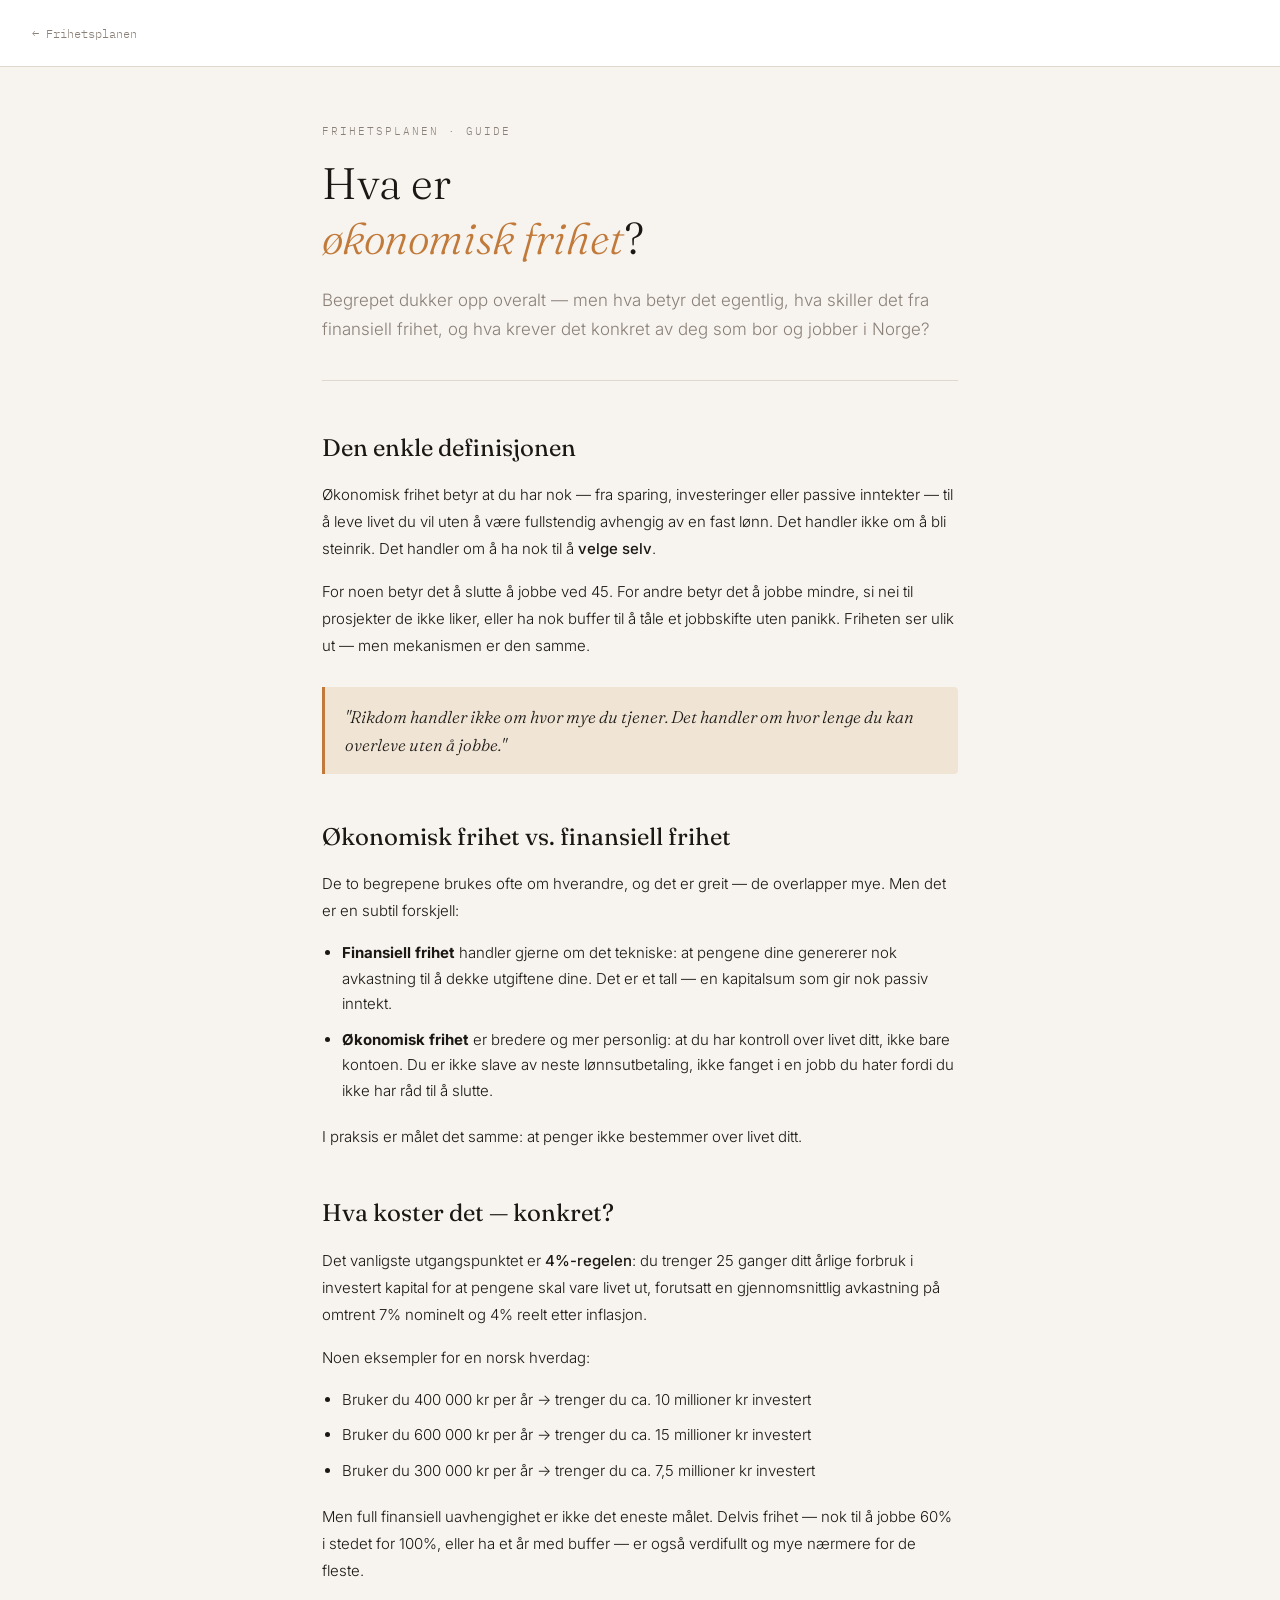
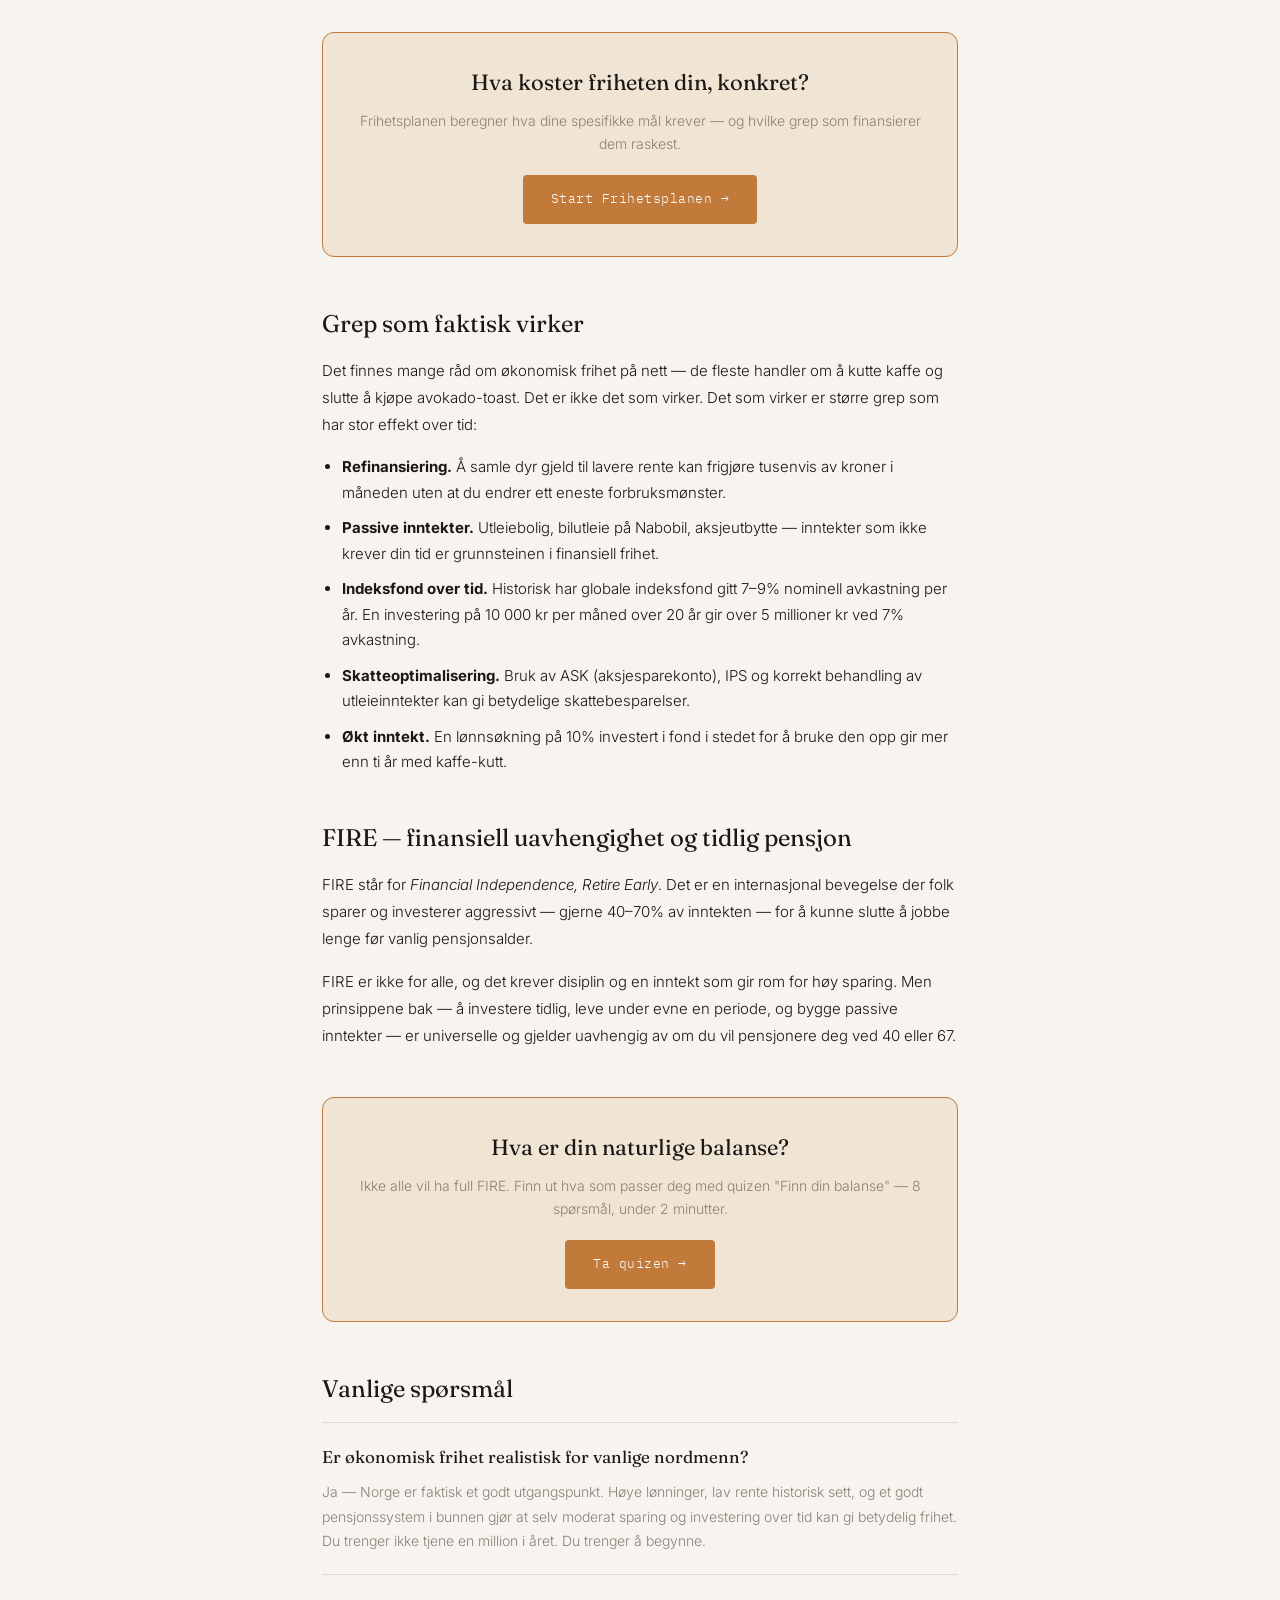
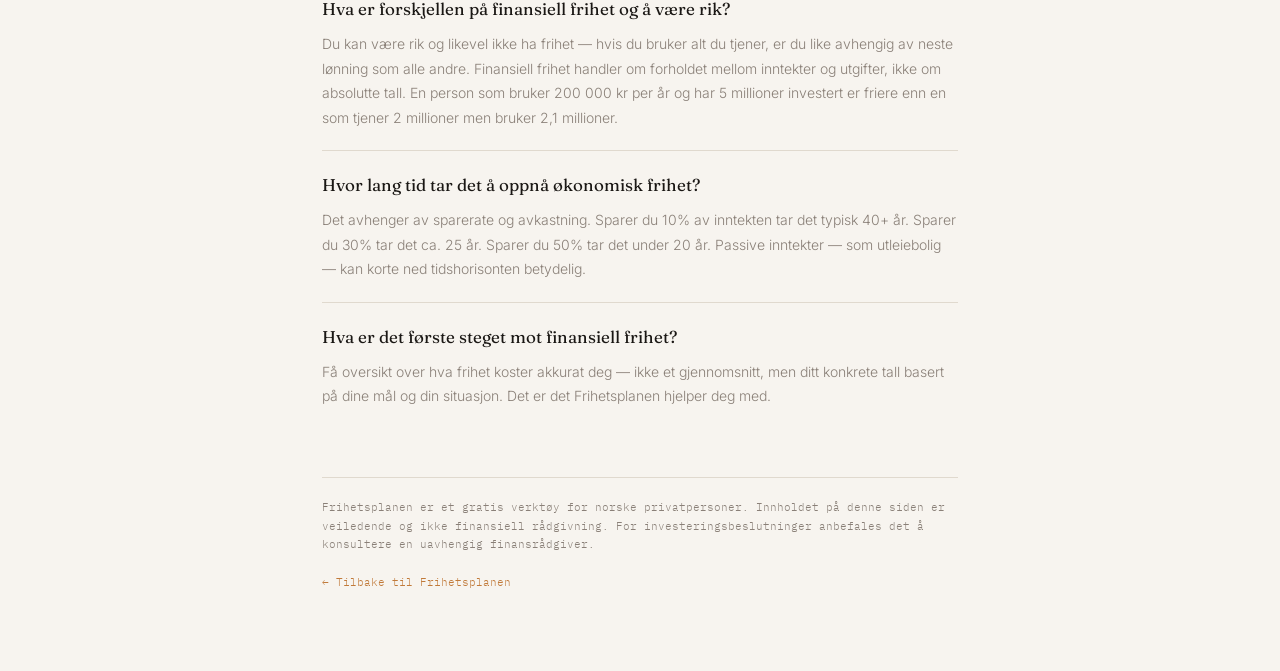
<file: okonomisk-frihet.html>
<!-- © 2026 Frihetsplanen (frihetsplan.no). Alle rettigheter forbeholdt. -->
<!DOCTYPE html>
<html lang="no">
<head>
<meta charset="UTF-8">
<meta name="viewport" content="width=device-width, initial-scale=1.0">
<title>Hva er økonomisk frihet? Finansiell frihet forklart | Frihetsplanen</title>
<meta name="description" content="Hva betyr økonomisk frihet og finansiell frihet egentlig — og hva koster det? En konkret guide for nordmenn som vil forstå hva som skal til, og hvilke grep som faktisk virker.">
<meta name="robots" content="index, follow">
<link rel="canonical" href="https://frihetsplan.no/okonomisk-frihet.html">
<meta property="og:title" content="Hva er økonomisk frihet? Finansiell frihet forklart">
<meta property="og:description" content="En konkret guide til hva økonomisk og finansiell frihet betyr — og hva det faktisk krever av deg.">
<meta property="og:type" content="article">
<meta property="og:url" content="https://frihetsplan.no/okonomisk-frihet.html">
<meta property="og:locale" content="nb_NO">
<script type="application/ld+json">
{
  "@context": "https://schema.org",
  "@type": "Article",
  "headline": "Hva er økonomisk frihet? Finansiell frihet forklart",
  "description": "En konkret guide til hva økonomisk og finansiell frihet betyr for nordmenn — og hvilke grep som faktisk bringer deg dit.",
  "inLanguage": "no",
  "url": "https://frihetsplan.no/okonomisk-frihet.html",
  "publisher": { "@type": "Organization", "name": "Frihetsplanen", "url": "https://frihetsplan.no" }
}
</script>
<script type="application/ld+json">
{
  "@context": "https://schema.org",
  "@type": "FAQPage",
  "mainEntity": [
    {
      "@type": "Question",
      "name": "Hva er økonomisk frihet?",
      "acceptedAnswer": { "@type": "Answer", "text": "Økonomisk frihet betyr at du har nok penger — fra sparing, investeringer eller passive inntekter — til å leve livet du vil uten å være avhengig av en fast lønn. Det handler ikke om å bli rik, men om å ha nok til å velge selv." }
    },
    {
      "@type": "Question",
      "name": "Hva er forskjellen på økonomisk frihet og finansiell frihet?",
      "acceptedAnswer": { "@type": "Answer", "text": "Finansiell frihet brukes ofte om det samme som økonomisk frihet — at pengene jobber for deg i stedet for omvendt. Noen bruker finansiell frihet om det mer tekniske aspektet (kapital og avkastning), mens økonomisk frihet handler mer om livsvalg og tid. I praksis brukes begrepene om hverandre." }
    },
    {
      "@type": "Question",
      "name": "Hva koster økonomisk frihet i Norge?",
      "acceptedAnswer": { "@type": "Answer", "text": "Det avhenger av hva frihet betyr for deg. Vil du jobbe mindre? Slutte helt? Reise mer? Ha råd til bolig uten stress? Svaret er ulikt for alle — men 4%-regelen er et vanlig utgangspunkt: du trenger 25 ganger ditt årlige forbruk i investert kapital for at pengene skal vare livet ut." }
    },
    {
      "@type": "Question",
      "name": "Hva er FIRE-bevegelsen?",
      "acceptedAnswer": { "@type": "Answer", "text": "FIRE står for Financial Independence, Retire Early — finansiell uavhengighet og tidlig pensjon. Det er en bevegelse der folk sparer og investerer aggressivt (gjerne 40-70% av inntekten) for å kunne slutte å jobbe lenge før vanlig pensjonsalder." }
    }
  ]
}
</script>
<link rel="stylesheet" href="css/design.css">
<!-- Google tag (gtag.js) -->
<script async src="https://www.googletagmanager.com/gtag/js?id=G-15Z8XL03P4"></script>
<script>
  window.dataLayer = window.dataLayer || [];
  function gtag(){dataLayer.push(arguments);}
  gtag('js', new Date());
  gtag('config', 'G-15Z8XL03P4');
</script>
<style>
  .of-header {
    padding: 20px 32px;
    border-bottom: 1px solid var(--border);
    background: var(--surface);
  }
  .of-tilbake {
    font-family: var(--font-mono);
    font-size: 12px;
    color: var(--muted);
    text-decoration: none;
  }
  .of-tilbake:hover { color: var(--accent); }

  .of-main {
    max-width: 700px;
    margin: 0 auto;
    padding: 56px 32px 80px;
  }

  .of-eyebrow {
    font-family: var(--font-mono);
    font-size: 11px;
    letter-spacing: 2px;
    text-transform: uppercase;
    color: var(--muted);
    margin-bottom: 16px;
  }

  .of-h1 {
    font-family: var(--font-display);
    font-size: clamp(28px, 5vw, 44px);
    font-weight: 300;
    color: var(--text);
    line-height: 1.25;
    margin-bottom: 20px;
  }
  .of-h1 em { color: var(--accent); font-style: italic; }

  .of-ingress {
    font-size: 17px;
    color: var(--muted);
    line-height: 1.7;
    margin-bottom: 48px;
    border-bottom: 1px solid var(--border);
    padding-bottom: 36px;
  }

  .of-h2 {
    font-family: var(--font-display);
    font-size: 24px;
    font-weight: 400;
    color: var(--text);
    margin: 44px 0 14px;
  }

  .of-tekst {
    font-size: 15px;
    color: var(--text);
    line-height: 1.8;
    margin-bottom: 16px;
  }

  .of-tekst strong { font-weight: 500; color: var(--text); }

  .of-liste {
    margin: 0 0 20px 20px;
    display: flex;
    flex-direction: column;
    gap: 10px;
    list-style: disc;
  }
  .of-liste li {
    font-size: 15px;
    color: var(--text);
    line-height: 1.7;
  }

  .of-sitat {
    border-left: 3px solid var(--accent);
    padding: 16px 20px;
    margin: 28px 0;
    background: var(--lys-accent);
    border-radius: 0 var(--radius) var(--radius) 0;
    font-family: var(--font-display);
    font-size: 17px;
    font-style: italic;
    color: var(--text);
    line-height: 1.6;
  }

  .of-cta {
    background: var(--lys-accent);
    border: 1px solid var(--accent);
    border-radius: var(--radius-lg);
    padding: 32px 28px;
    text-align: center;
    margin: 48px 0;
  }
  .of-cta-tittel {
    font-family: var(--font-display);
    font-size: 22px;
    font-weight: 400;
    color: var(--text);
    margin-bottom: 10px;
  }
  .of-cta-sub {
    font-size: 14px;
    color: var(--muted);
    margin-bottom: 20px;
    line-height: 1.6;
  }
  .of-cta-knapp {
    display: inline-block;
    background: var(--accent);
    color: white;
    font-family: var(--font-mono);
    font-size: 13px;
    letter-spacing: 0.5px;
    padding: 14px 28px;
    border-radius: var(--radius);
    text-decoration: none;
    transition: opacity 0.15s;
  }
  .of-cta-knapp:hover { opacity: 0.85; }

  .of-faq-rad {
    border-top: 1px solid var(--border);
    padding: 20px 0;
  }
  .of-faq-sp {
    font-family: var(--font-display);
    font-size: 17px;
    font-weight: 400;
    color: var(--text);
    margin-bottom: 10px;
  }
  .of-faq-sv {
    font-size: 14px;
    color: var(--muted);
    line-height: 1.75;
  }

  .of-footer-info {
    font-family: var(--font-mono);
    font-size: 11px;
    color: var(--muted);
    border-top: 1px solid var(--border);
    padding-top: 20px;
    margin-top: 48px;
    line-height: 1.7;
  }

  @media (max-width: 600px) {
    .of-main { padding: 36px 20px 60px; }
    .of-header { padding: 16px 20px; }
  }
</style>
</head>
<body>

<header class="of-header">
  <a class="of-tilbake" href="index.html">← Frihetsplanen</a>
</header>

<main class="of-main">

  <div class="of-eyebrow">Frihetsplanen · Guide</div>
  <h1 class="of-h1">Hva er<br><em>økonomisk frihet</em>?</h1>
  <p class="of-ingress">
    Begrepet dukker opp overalt — men hva betyr det egentlig, hva skiller det fra finansiell frihet,
    og hva krever det konkret av deg som bor og jobber i Norge?
  </p>

  <h2 class="of-h2">Den enkle definisjonen</h2>
  <p class="of-tekst">Økonomisk frihet betyr at du har nok — fra sparing, investeringer eller passive inntekter — til å leve livet du vil uten å være fullstendig avhengig av en fast lønn. Det handler ikke om å bli steinrik. Det handler om å ha nok til å <strong>velge selv</strong>.</p>
  <p class="of-tekst">For noen betyr det å slutte å jobbe ved 45. For andre betyr det å jobbe mindre, si nei til prosjekter de ikke liker, eller ha nok buffer til å tåle et jobbskifte uten panikk. Friheten ser ulik ut — men mekanismen er den samme.</p>

  <div class="of-sitat">
    "Rikdom handler ikke om hvor mye du tjener. Det handler om hvor lenge du kan overleve uten å jobbe."
  </div>

  <h2 class="of-h2">Økonomisk frihet vs. finansiell frihet</h2>
  <p class="of-tekst">De to begrepene brukes ofte om hverandre, og det er greit — de overlapper mye. Men det er en subtil forskjell:</p>
  <ul class="of-liste">
    <li><strong>Finansiell frihet</strong> handler gjerne om det tekniske: at pengene dine genererer nok avkastning til å dekke utgiftene dine. Det er et tall — en kapitalsum som gir nok passiv inntekt.</li>
    <li><strong>Økonomisk frihet</strong> er bredere og mer personlig: at du har kontroll over livet ditt, ikke bare kontoen. Du er ikke slave av neste lønnsutbetaling, ikke fanget i en jobb du hater fordi du ikke har råd til å slutte.</li>
  </ul>
  <p class="of-tekst">I praksis er målet det samme: at penger ikke bestemmer over livet ditt.</p>

  <h2 class="of-h2">Hva koster det — konkret?</h2>
  <p class="of-tekst">Det vanligste utgangspunktet er <strong>4%-regelen</strong>: du trenger 25 ganger ditt årlige forbruk i investert kapital for at pengene skal vare livet ut, forutsatt en gjennomsnittlig avkastning på omtrent 7% nominelt og 4% reelt etter inflasjon.</p>
  <p class="of-tekst">Noen eksempler for en norsk hverdag:</p>
  <ul class="of-liste">
    <li>Bruker du 400 000 kr per år → trenger du ca. 10 millioner kr investert</li>
    <li>Bruker du 600 000 kr per år → trenger du ca. 15 millioner kr investert</li>
    <li>Bruker du 300 000 kr per år → trenger du ca. 7,5 millioner kr investert</li>
  </ul>
  <p class="of-tekst">Men full finansiell uavhengighet er ikke det eneste målet. Delvis frihet — nok til å jobbe 60% i stedet for 100%, eller ha et år med buffer — er også verdifullt og mye nærmere for de fleste.</p>

  <!-- CTA 1 -->
  <div class="of-cta">
    <div class="of-cta-tittel">Hva koster friheten din, konkret?</div>
    <p class="of-cta-sub">Frihetsplanen beregner hva dine spesifikke mål krever — og hvilke grep som finansierer dem raskest.</p>
    <a class="of-cta-knapp" href="index.html">Start Frihetsplanen →</a>
  </div>

  <h2 class="of-h2">Grep som faktisk virker</h2>
  <p class="of-tekst">Det finnes mange råd om økonomisk frihet på nett — de fleste handler om å kutte kaffe og slutte å kjøpe avokado-toast. Det er ikke det som virker. Det som virker er større grep som har stor effekt over tid:</p>
  <ul class="of-liste">
    <li><strong>Refinansiering.</strong> Å samle dyr gjeld til lavere rente kan frigjøre tusenvis av kroner i måneden uten at du endrer ett eneste forbruksmønster.</li>
    <li><strong>Passive inntekter.</strong> Utleiebolig, bilutleie på Nabobil, aksjeutbytte — inntekter som ikke krever din tid er grunnsteinen i finansiell frihet.</li>
    <li><strong>Indeksfond over tid.</strong> Historisk har globale indeksfond gitt 7–9% nominell avkastning per år. En investering på 10 000 kr per måned over 20 år gir over 5 millioner kr ved 7% avkastning.</li>
    <li><strong>Skatteoptimalisering.</strong> Bruk av ASK (aksjesparekonto), IPS og korrekt behandling av utleieinntekter kan gi betydelige skattebesparelser.</li>
    <li><strong>Økt inntekt.</strong> En lønnsøkning på 10% investert i fond i stedet for å bruke den opp gir mer enn ti år med kaffe-kutt.</li>
  </ul>

  <h2 class="of-h2">FIRE — finansiell uavhengighet og tidlig pensjon</h2>
  <p class="of-tekst">FIRE står for <em>Financial Independence, Retire Early</em>. Det er en internasjonal bevegelse der folk sparer og investerer aggressivt — gjerne 40–70% av inntekten — for å kunne slutte å jobbe lenge før vanlig pensjonsalder.</p>
  <p class="of-tekst">FIRE er ikke for alle, og det krever disiplin og en inntekt som gir rom for høy sparing. Men prinsippene bak — å investere tidlig, leve under evne en periode, og bygge passive inntekter — er universelle og gjelder uavhengig av om du vil pensjonere deg ved 40 eller 67.</p>

  <!-- CTA 2 -->
  <div class="of-cta">
    <div class="of-cta-tittel">Hva er din naturlige balanse?</div>
    <p class="of-cta-sub">Ikke alle vil ha full FIRE. Finn ut hva som passer deg med quizen "Finn din balanse" — 8 spørsmål, under 2 minutter.</p>
    <a class="of-cta-knapp" href="retning.html">Ta quizen →</a>
  </div>

  <h2 class="of-h2">Vanlige spørsmål</h2>

  <div class="of-faq-rad">
    <div class="of-faq-sp">Er økonomisk frihet realistisk for vanlige nordmenn?</div>
    <div class="of-faq-sv">Ja — Norge er faktisk et godt utgangspunkt. Høye lønninger, lav rente historisk sett, og et godt pensjonssystem i bunnen gjør at selv moderat sparing og investering over tid kan gi betydelig frihet. Du trenger ikke tjene en million i året. Du trenger å begynne.</div>
  </div>

  <div class="of-faq-rad">
    <div class="of-faq-sp">Hva er forskjellen på finansiell frihet og å være rik?</div>
    <div class="of-faq-sv">Du kan være rik og likevel ikke ha frihet — hvis du bruker alt du tjener, er du like avhengig av neste lønning som alle andre. Finansiell frihet handler om forholdet mellom inntekter og utgifter, ikke om absolutte tall. En person som bruker 200 000 kr per år og har 5 millioner investert er friere enn en som tjener 2 millioner men bruker 2,1 millioner.</div>
  </div>

  <div class="of-faq-rad">
    <div class="of-faq-sp">Hvor lang tid tar det å oppnå økonomisk frihet?</div>
    <div class="of-faq-sv">Det avhenger av sparerate og avkastning. Sparer du 10% av inntekten tar det typisk 40+ år. Sparer du 30% tar det ca. 25 år. Sparer du 50% tar det under 20 år. Passive inntekter — som utleiebolig — kan korte ned tidshorisonten betydelig.</div>
  </div>

  <div class="of-faq-rad">
    <div class="of-faq-sp">Hva er det første steget mot finansiell frihet?</div>
    <div class="of-faq-sv">Få oversikt over hva frihet koster akkurat deg — ikke et gjennomsnitt, men ditt konkrete tall basert på dine mål og din situasjon. Det er det Frihetsplanen hjelper deg med.</div>
  </div>

  <p class="of-footer-info">
    Frihetsplanen er et gratis verktøy for norske privatpersoner. Innholdet på denne siden er veiledende og ikke finansiell rådgivning. For investeringsbeslutninger anbefales det å konsultere en uavhengig finansrådgiver.
    <br><br>
    <a href="index.html" style="color:var(--accent);text-decoration:none;">← Tilbake til Frihetsplanen</a>
  </p>

</main>

</body>
</html>
</file>
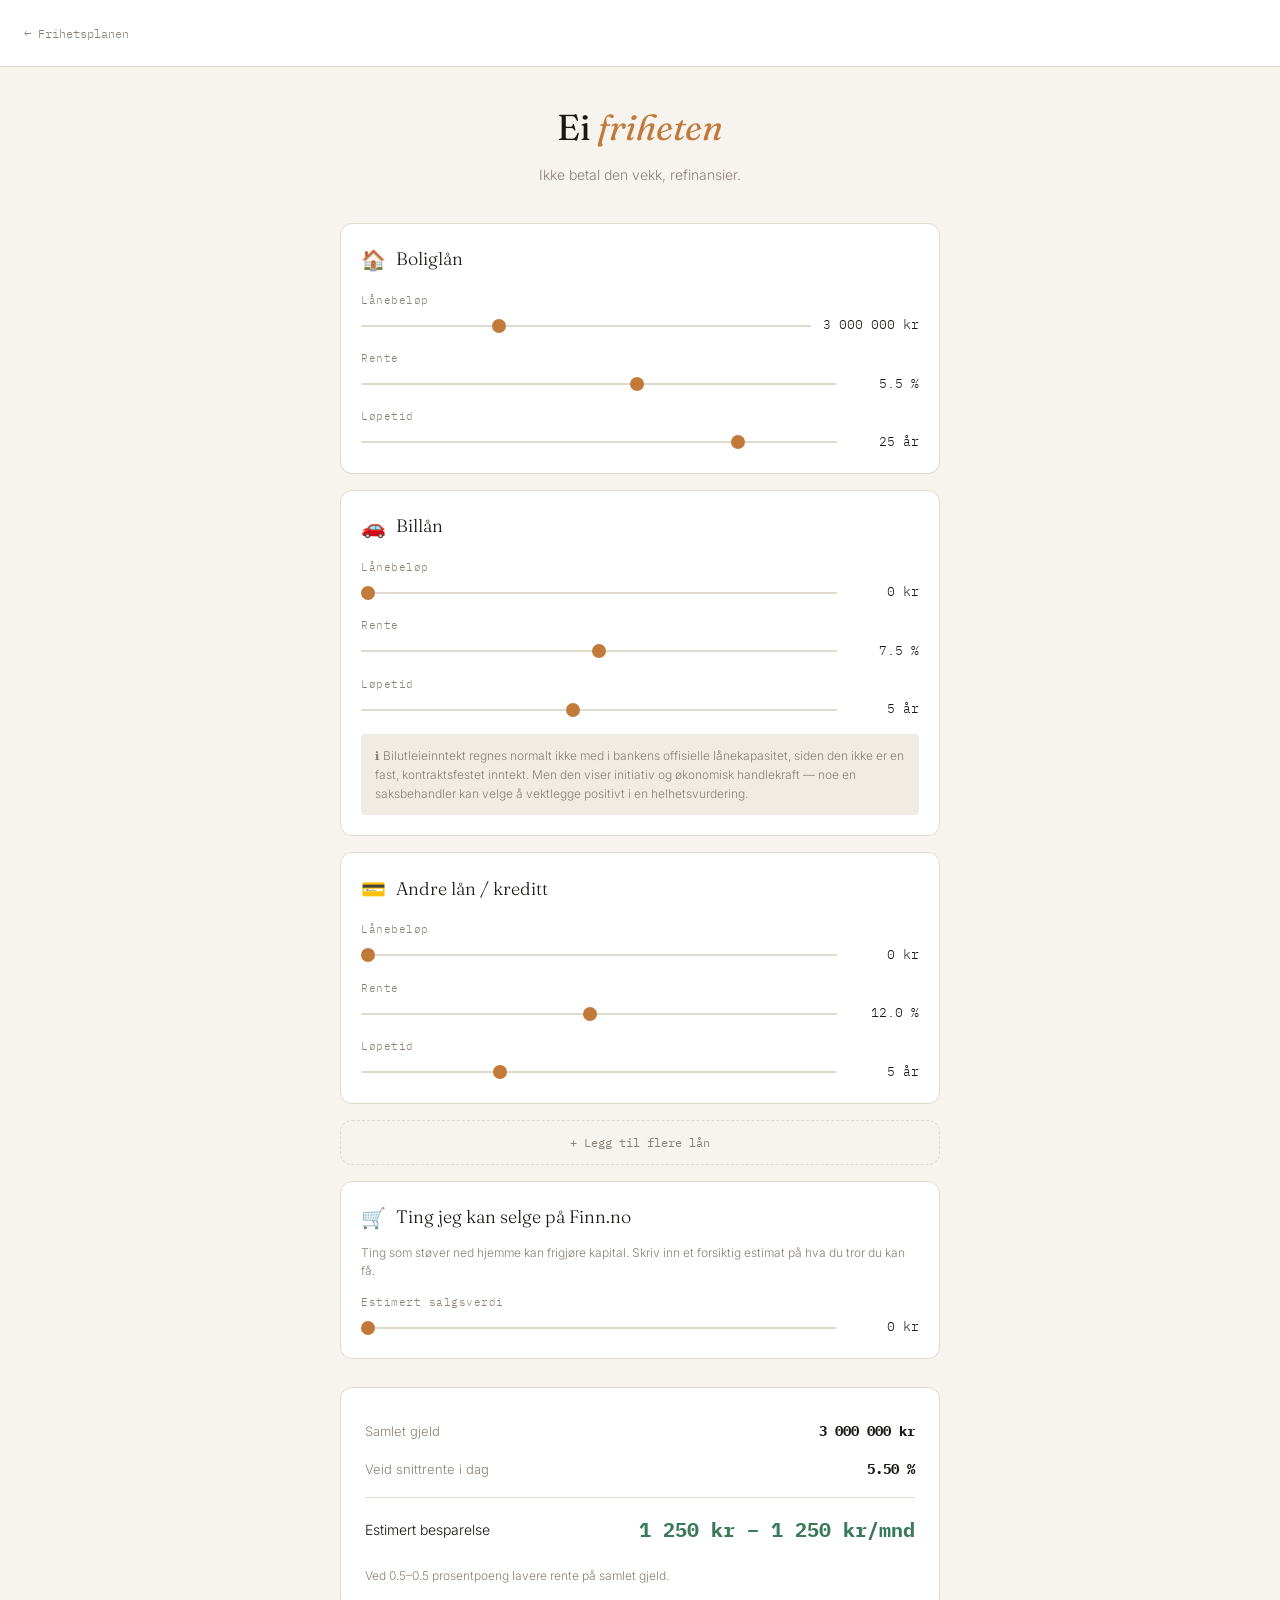
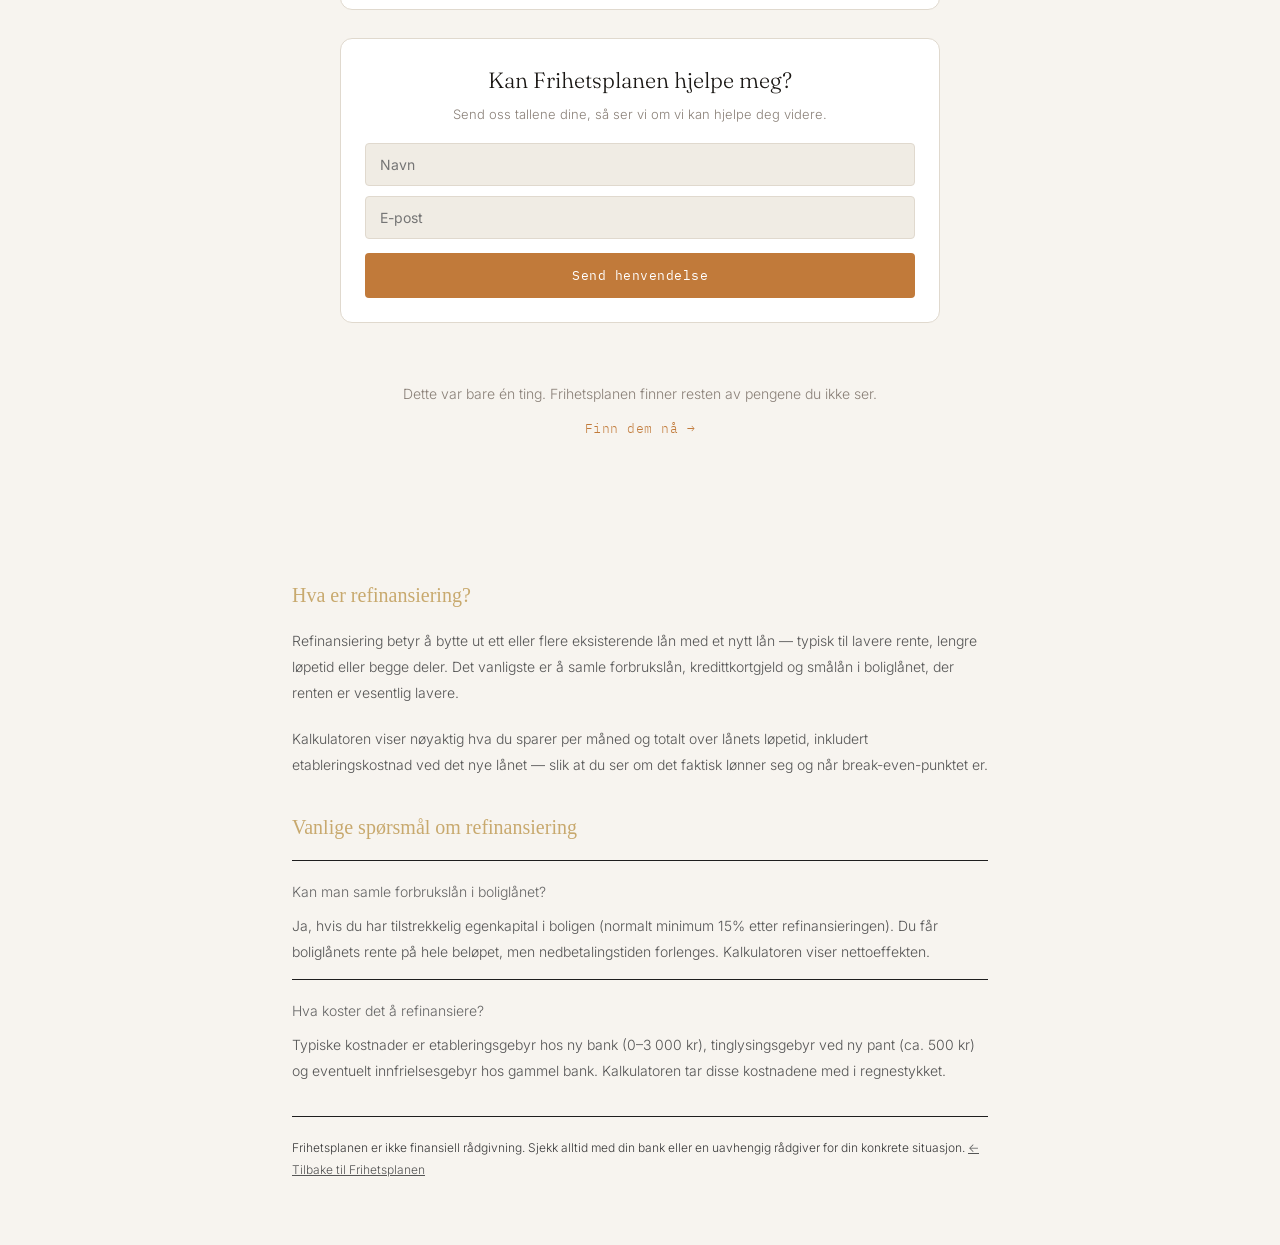
<file: refinansiering.html>
<!-- © 2026 Frihetsplanen (frihetsplan.no). Alle rettigheter forbeholdt. -->
<!DOCTYPE html>
<html lang="no">
<head>
<meta charset="UTF-8">
<meta name="viewport" content="width=device-width, initial-scale=1.0">
<title>Refinansiering kalkulator — spar renter ved å samle lånene | Frihetsplanen</title>
<meta name="description" content="Se nøyaktig hva du sparer per måned og totalt ved å refinansiere og samle lånene dine til én avtale med lavere rente. Inkluderer etableringskostnad og nedbetalingstid. Gratis norsk kalkulator.">
<meta name="robots" content="index, follow">
<link rel="canonical" href="https://frihetsplan.no/refinansiering.html">
<meta property="og:title" content="Refinansiering kalkulator — hvor mye kan du spare?">
<meta property="og:description" content="Legg inn alle lånene dine og se hva du sparer ved å refinansiere til lavere rente. Gratis og uavhengig.">
<meta property="og:type" content="website">
<meta property="og:url" content="https://frihetsplan.no/refinansiering.html">
<meta property="og:locale" content="nb_NO">
<script type="application/ld+json">
{
  "@context": "https://schema.org",
  "@type": "WebApplication",
  "name": "Refinansiering kalkulator",
  "applicationCategory": "FinanceApplication",
  "operatingSystem": "Web",
  "description": "Kalkulator som viser nøyaktig hva du sparer per måned og totalt ved å samle lån til én avtale med lavere rente. Inkluderer etableringskostnad og effektiv nedbetalingstid.",
  "inLanguage": "no",
  "isAccessibleForFree": true,
  "url": "https://frihetsplan.no/refinansiering.html",
  "creator": { "@type": "Organization", "name": "Frihetsplanen", "url": "https://frihetsplan.no" }
}
</script>
<script type="application/ld+json">
{
  "@context": "https://schema.org",
  "@type": "FAQPage",
  "mainEntity": [
    {
      "@type": "Question",
      "name": "Hva er refinansiering av lån?",
      "acceptedAnswer": { "@type": "Answer", "text": "Refinansiering betyr å bytte ut ett eller flere lån med et nytt lån — typisk til lavere rente, lengre løpetid eller begge deler. Målet er å redusere månedlige utgifter eller totale rentekostnader over lånets levetid." }
    },
    {
      "@type": "Question",
      "name": "Lønner det seg å refinansiere lånene mine?",
      "acceptedAnswer": { "@type": "Answer", "text": "Det lønner seg hvis den nye renten er lav nok til at rentesparingen over tid overstiger etableringskostnaden. Kalkulatoren viser nøyaktig where break-even-punktet er for din situasjon." }
    },
    {
      "@type": "Question",
      "name": "Kan man samle forbrukslån og boliglån?",
      "acceptedAnswer": { "@type": "Answer", "text": "Det er mulig å samle forbrukslån og andre lån i boliglånet hvis du har tilstrekkelig egenkapital i boligen (normalt kreves minimum 15% egenkapital etter refinansieringen). Dette gir typisk mye lavere rente, men forlenger nedbetalingstiden." }
    }
  ]
}
</script>
<link rel="stylesheet" href="css/design.css">
<link rel="stylesheet" href="css/refinans.css">
<!-- Google tag (gtag.js) -->
<script async src="https://www.googletagmanager.com/gtag/js?id=G-15Z8XL03P4"></script>
<script>
  window.dataLayer = window.dataLayer || [];
  function gtag(){dataLayer.push(arguments);}
  gtag('js', new Date());
  gtag('config', 'G-15Z8XL03P4');
</script>
</head>
<body>

<header class="rf-header">
  <a class="rf-tilbake-lenke" href="index.html">← Frihetsplanen</a>
</header>

<main class="rf-main">

  <div class="rf-intro">
    <div class="rf-overskrift">Ei <em>friheten</em></div>
    <p class="rf-sub">Ikke betal den vekk, refinansier.</p>
  </div>

  <section id="rf-skyvere" class="rf-skyvere"><!-- fylles av JS --></section>

  <section id="rf-resultat" class="rf-resultat"><!-- fylles av JS --></section>

  <section id="rf-tilbydere"><!-- fylles av JS, tom inntil RF.TILBYDERE har innhold --></section>

  <section class="rf-lead-seksjon">
    <div class="rf-seksjon-overskrift">Kan Frihetsplanen hjelpe meg?</div>
    <p class="rf-lead-sub">Send oss tallene dine, så ser vi om vi kan hjelpe deg videre.</p>
    <input type="text" id="rf-lead-navn" class="rf-lead-felt" placeholder="Navn">
    <input type="email" id="rf-lead-epost" class="rf-lead-felt" placeholder="E-post">
    <button class="rf-knapp-primær" onclick="Refinans.sendHenvendelse()">Send henvendelse</button>
  </section>

  <section class="rf-cta-seksjon">
    <p class="rf-cta-tekst">Dette var bare én ting. Frihetsplanen finner resten av pengene du ikke ser.</p>
    <a class="rf-cta-lenke" href="index.html">Finn dem nå →</a>
  </section>

</main>

<script src="js/data.js"></script>
<script src="js/beregn.js"></script>
<script src="js/refinans-data.js"></script>
<script src="js/refinans.js"></script>

</body>
</html>

<!-- SEO-innholdsblokk -->
<section style="max-width:760px;margin:0 auto;padding:48px 32px 64px;font-family:inherit;font-weight:300;color:#555;line-height:1.85;font-size:14px;" aria-label="Om refinansiering">
  <h2 style="font-size:20px;font-weight:400;color:#c8a96e;margin-bottom:14px;font-family:'Playfair Display',serif;">Hva er refinansiering?</h2>
  <p style="margin-bottom:20px;">Refinansiering betyr å bytte ut ett eller flere eksisterende lån med et nytt lån — typisk til lavere rente, lengre løpetid eller begge deler. Det vanligste er å samle forbrukslån, kredittkortgjeld og smålån i boliglånet, der renten er vesentlig lavere.</p>
  <p style="margin-bottom:32px;">Kalkulatoren viser nøyaktig hva du sparer per måned og totalt over lånets løpetid, inkludert etableringskostnad ved det nye lånet — slik at du ser om det faktisk lønner seg og når break-even-punktet er.</p>

  <h2 style="font-size:20px;font-weight:400;color:#c8a96e;margin-bottom:14px;font-family:'Playfair Display',serif;">Vanlige spørsmål om refinansiering</h2>
  <div style="border-top:1px solid #1e1e1e;padding-top:18px;margin-bottom:14px;">
    <p style="color:#666;margin-bottom:8px;">Kan man samle forbrukslån i boliglånet?</p>
    <p>Ja, hvis du har tilstrekkelig egenkapital i boligen (normalt minimum 15% etter refinansieringen). Du får boliglånets rente på hele beløpet, men nedbetalingstiden forlenges. Kalkulatoren viser nettoeffekten.</p>
  </div>
  <div style="border-top:1px solid #1e1e1e;padding-top:18px;margin-bottom:32px;">
    <p style="color:#666;margin-bottom:8px;">Hva koster det å refinansiere?</p>
    <p>Typiske kostnader er etableringsgebyr hos ny bank (0–3 000 kr), tinglysingsgebyr ved ny pant (ca. 500 kr) og eventuelt innfrielsesgebyr hos gammel bank. Kalkulatoren tar disse kostnadene med i regnestykket.</p>
  </div>

  <p style="font-size:12px;color:#3a3a3a;border-top:1px solid #1e1e1e;padding-top:20px;">Frihetsplanen er ikke finansiell rådgivning. Sjekk alltid med din bank eller en uavhengig rådgiver for din konkrete situasjon. <a href="index.html" style="color:#555;">← Tilbake til Frihetsplanen</a></p>
</section>
</file>
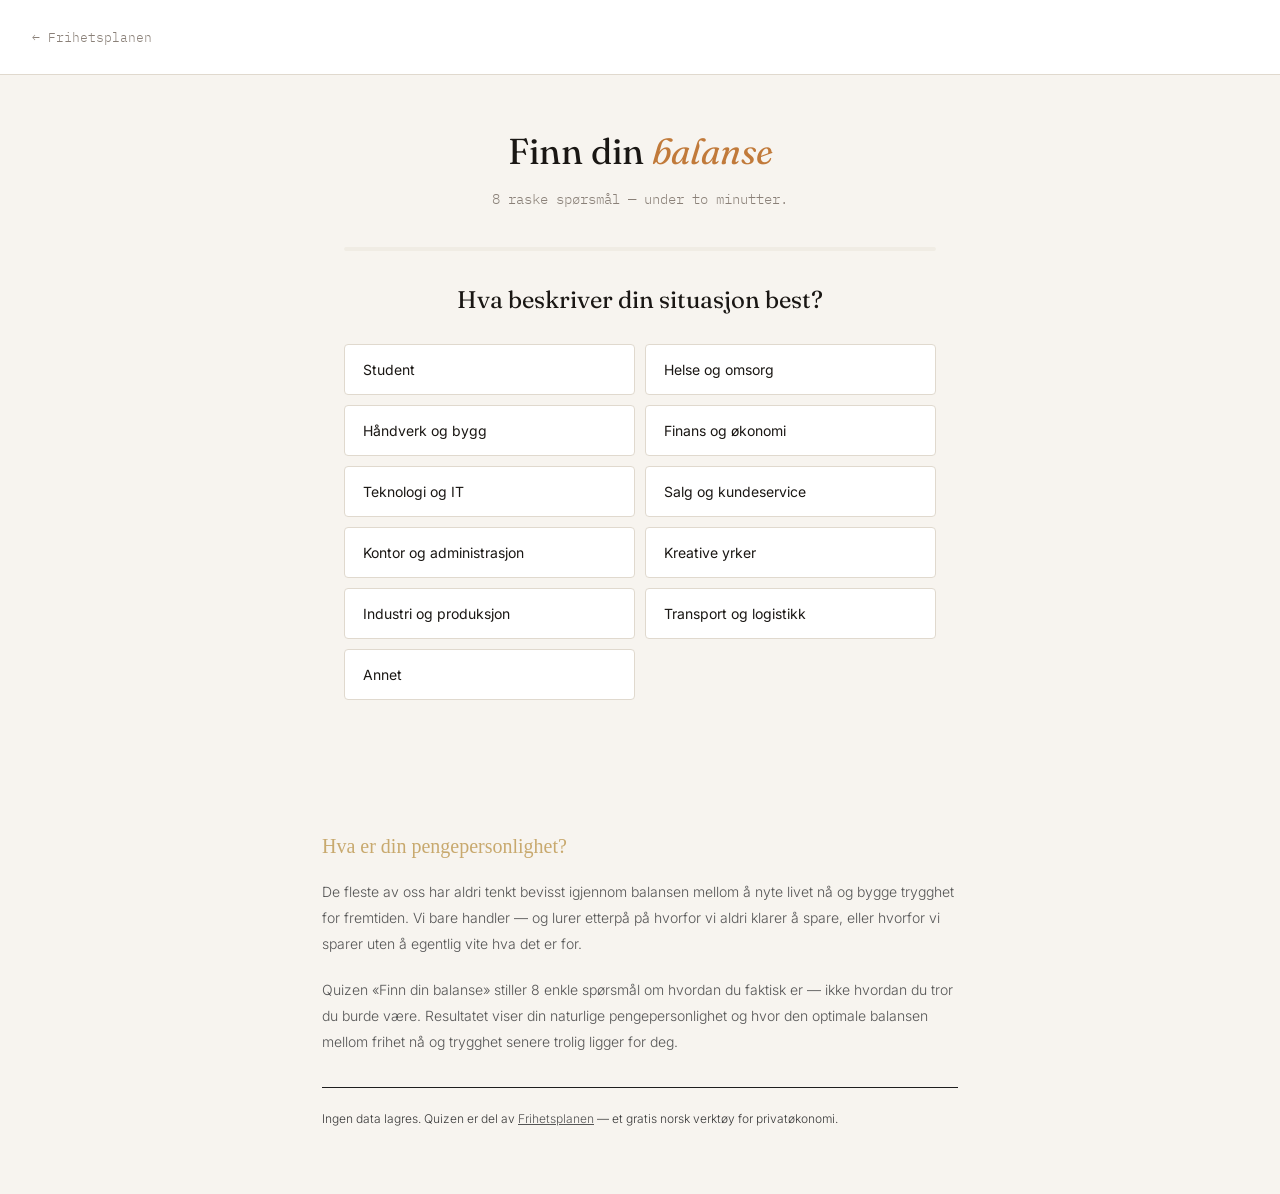
<file: retning.html>
<!DOCTYPE html>
<html lang="no">
<head>
<meta charset="UTF-8">
<meta name="viewport" content="width=device-width, initial-scale=1.0">
<title>Finn din balanse — Hva er din pengepersonlighet? | Frihetsplanen</title>
<meta name="description" content="Ta quizen og finn din naturlige balanse mellom å nyte livet nå og sikre fremtiden. 8 spørsmål, under 2 minutter. Gratis og uavhengig — ingen registrering.">
<meta name="robots" content="index, follow">
<link rel="canonical" href="https://frihetsplan.no/retning.html">
<meta property="og:title" content="Finn din balanse — Hva er din pengepersonlighet?">
<meta property="og:description" content="8 raske spørsmål avdekker din naturlige balanse mellom nytelse nå og trygghet for fremtiden. Gratis quiz fra Frihetsplanen.">
<meta property="og:type" content="website">
<meta property="og:url" content="https://frihetsplan.no/retning.html">
<meta property="og:locale" content="nb_NO">
<script type="application/ld+json">
{
  "@context": "https://schema.org",
  "@type": "WebApplication",
  "name": "Finn din balanse — pengepersonlighet quiz",
  "applicationCategory": "LifestyleApplication",
  "operatingSystem": "Web",
  "description": "En 8-spørsmåls quiz som avdekker din naturlige balanse mellom å nyte livet nå og sikre fremtiden. Viser din økonomiske personlighetstype og konkrete neste steg.",
  "inLanguage": "no",
  "isAccessibleForFree": true,
  "url": "https://frihetsplan.no/retning.html",
  "creator": { "@type": "Organization", "name": "Frihetsplanen", "url": "https://frihetsplan.no" }
}
</script>
<link rel="stylesheet" href="css/design.css">
<link rel="stylesheet" href="css/retning.css">
<!-- Google tag (gtag.js) -->
<script async src="https://www.googletagmanager.com/gtag/js?id=G-15Z8XL03P4"></script>
<script>
  window.dataLayer = window.dataLayer || [];
  function gtag(){dataLayer.push(arguments);}
  gtag('js', new Date());
  gtag('config', 'G-15Z8XL03P4');
</script>
</head>
<body>

<header class="rd-header">
  <a class="rd-tilbake-lenke" href="index.html">← Frihetsplanen</a>
</header>

<main class="rd-main">

  <section id="rd-quiz-skjerm" class="rd-quiz-skjerm">
    <div class="rd-quiz-intro">
      <div class="rd-quiz-overskrift">Finn din <em>balanse</em></div>
      <p class="rd-quiz-sub">8 raske spørsmål — under to minutter.</p>
    </div>
    <div id="rd-quiz-innhold"><!-- fylles av JS --></div>
  </section>

  <section id="rd-resultat-skjerm" class="rd-resultat-skjerm" style="display:none;">
    <div id="rd-resultat-innhold"><!-- fylles av JS --></div>
  </section>

</main>

<script src="js/data.js"></script>
<script src="js/beregn.js"></script>
<script src="js/retning-data.js"></script>
<script src="js/retning.js"></script>

</body>
</html>

<!-- SEO-innholdsblokk -->
<section style="max-width:700px;margin:0 auto;padding:48px 32px 64px;font-family:inherit;font-weight:300;color:#555;line-height:1.85;font-size:14px;" aria-label="Om quizen">
  <h2 style="font-size:20px;font-weight:400;color:#c8a96e;margin-bottom:14px;font-family:'Playfair Display',serif;">Hva er din pengepersonlighet?</h2>
  <p style="margin-bottom:20px;">De fleste av oss har aldri tenkt bevisst igjennom balansen mellom å nyte livet nå og bygge trygghet for fremtiden. Vi bare handler — og lurer etterpå på hvorfor vi aldri klarer å spare, eller hvorfor vi sparer uten å egentlig vite hva det er for.</p>
  <p style="margin-bottom:32px;">Quizen «Finn din balanse» stiller 8 enkle spørsmål om hvordan du faktisk er — ikke hvordan du tror du burde være. Resultatet viser din naturlige pengepersonlighet og hvor den optimale balansen mellom frihet nå og trygghet senere trolig ligger for deg.</p>

  <p style="font-size:12px;color:#3a3a3a;border-top:1px solid #1e1e1e;padding-top:20px;">Ingen data lagres. Quizen er del av <a href="index.html" style="color:#555;">Frihetsplanen</a> — et gratis norsk verktøy for privatøkonomi.</p>
</section>
</file>
<file: css/design.css>
/* ============================================================
   Frihetsplanen — design.css
   Visuell identitet: rom, lys og retning.
   Ikke en sparekalkulator — et veikart for et bedre liv.
   ============================================================ */

@import url('https://fonts.googleapis.com/css2?family=Fraunces:ital,wght@0,300;0,400;0,700;1,300&family=IBM+Plex+Mono:wght@400;500&family=Inter:wght@300;400;500&display=swap');

/* ── Tokens ── */
:root {
  --bg:        #f7f4ef;      /* varm pergament — ikke hvit, ikke krem */
  --surface:   #ffffff;
  --surface2:  #f0ece4;
  --border:    #e0d9ce;
  --text:      #1a1714;
  --muted:     #8a8078;
  --accent:    #c17a3a;      /* varm kobber — frihet har en varm farge */
  --grønn:     #3a7a5a;      /* skoggrønn — ikke neongrønn */
  --rød:       #8a3a3a;
  --blå:       #3a5a8a;
  --lys-accent:#f0e4d4;

  --font-display: 'Fraunces', Georgia, serif;
  --font-body:    'Inter', system-ui, sans-serif;
  --font-mono:    'IBM Plex Mono', monospace;

  --radius:    4px;
  --radius-lg: 12px;
  --shadow:    0 2px 16px rgba(26,23,20,0.08);
}

/* ── Reset ── */
*, *::before, *::after { box-sizing: border-box; margin: 0; padding: 0; }
html { scroll-behavior: smooth; }
body {
  background: var(--bg);
  color: var(--text);
  font-family: var(--font-body);
  font-weight: 300;
  line-height: 1.6;
  -webkit-font-smoothing: antialiased;
}

/* ── Header ── */
.fp-header {
  padding: 28px 40px 24px;
  display: flex;
  align-items: flex-start;
  justify-content: space-between;
  border-bottom: 1px solid var(--border);
  background: var(--surface);
  position: sticky;
  top: 0;
  z-index: 100;
}
.fp-nullstill-knapp {
  background: none;
  border: 1px solid var(--border);
  color: var(--muted);
  font-family: var(--font-mono);
  font-size: 11px;
  letter-spacing: 0.5px;
  padding: 6px 14px;
  border-radius: 20px;
  cursor: pointer;
  transition: color 0.15s, border-color 0.15s;
  white-space: nowrap;
}
.fp-nullstill-knapp:hover {
  color: #c06060;
  border-color: #c06060;
}
.fp-logo {
  font-family: var(--font-display);
  font-size: 22px;
  font-weight: 400;
  color: var(--accent);
  letter-spacing: -0.5px;
}
.fp-logo span { color: var(--muted); font-style: italic; font-weight: 300; }
.fp-logo-gruppe {
  display: flex;
  flex-direction: column;
  align-items: flex-start;
  gap: 6px;
}
.fp-logo {
  cursor: pointer;
}
.fp-logo:hover span { color: var(--accent); }

/* ── Steg-navigasjon ── */
.fp-nav {
  display: flex;
  align-items: center;
  gap: 0;
}
.fp-nav-steg {
  display: flex;
  align-items: center;
  gap: 8px;
  padding: 8px 16px;
  font-family: var(--font-mono);
  font-size: 10px;
  letter-spacing: 1px;
  text-transform: uppercase;
  color: var(--muted);
  cursor: pointer;
  border-bottom: 2px solid transparent;
  transition: all 0.2s;
  user-select: none;
}
.fp-nav-steg.aktiv {
  color: var(--accent);
  border-bottom-color: var(--accent);
}
.fp-nav-steg.fullfort {
  color: var(--grønn);
}
.fp-nav-nr {
  width: 20px; height: 20px;
  border-radius: 50%;
  background: var(--surface2);
  display: flex; align-items: center; justify-content: center;
  font-size: 10px;
  font-weight: 500;
  transition: all 0.2s;
}
.fp-nav-steg.aktiv .fp-nav-nr { background: var(--accent); color: white; }
.fp-nav-steg.fullfort .fp-nav-nr { background: var(--grønn); color: white; }

/* ── Steg-innhold ── */
.fp-steg { display: none; }
.fp-steg.aktiv { display: block; }

/* ── Hero (steg 1) ── */
.fp-hero {
  max-width: 760px;
  margin: 0 auto;
  padding: 72px 40px 48px;
  text-align: center;
}
.fp-hero-eyebrow {
  font-family: var(--font-mono);
  font-size: 10px;
  letter-spacing: 3px;
  text-transform: uppercase;
  color: var(--muted);
  margin-bottom: 20px;
}
.fp-hero-tittel {
  font-family: var(--font-display);
  font-size: clamp(36px, 6vw, 64px);
  font-weight: 300;
  line-height: 1.1;
  color: var(--text);
  margin-bottom: 20px;
  letter-spacing: -1px;
}
.fp-hero-tittel em {
  font-style: italic;
  color: var(--accent);
}
.fp-hero-sub {
  font-size: 17px;
  color: var(--muted);
  max-width: 520px;
  margin: 0 auto 48px;
  line-height: 1.7;
}

/* ── Mål-grid ── */
.fp-mål-seksjon { max-width: 900px; margin: 0 auto; padding: 0 40px 48px; }
.fp-mål-overskrift {
  font-family: var(--font-mono);
  font-size: 10px;
  letter-spacing: 2px;
  text-transform: uppercase;
  color: var(--muted);
  margin-bottom: 20px;
  text-align: center;
}
#fp-mål-grid {
  display: grid;
  grid-template-columns: repeat(auto-fill, minmax(220px, 1fr));
  gap: 12px;
  margin-bottom: 32px;
}
.fp-mål-kort {
  background: var(--surface);
  border: 1.5px solid var(--border);
  border-radius: var(--radius-lg);
  padding: 22px 20px;
  cursor: pointer;
  position: relative;
  transition: all 0.18s;
  user-select: none;
}
.fp-mål-kort:hover {
  border-color: var(--accent);
  transform: translateY(-2px);
  box-shadow: var(--shadow);
}
.fp-mål-kort.valgt {
  border-color: var(--accent);
  background: var(--lys-accent);
}
.fp-mål-ikon { font-size: 28px; margin-bottom: 10px; }
.fp-mål-tittel {
  font-family: var(--font-display);
  font-size: 16px;
  font-weight: 400;
  color: var(--text);
  margin-bottom: 4px;
}
.fp-mål-sub { font-size: 12px; color: var(--muted); line-height: 1.4; }
.fp-mål-check {
  position: absolute;
  top: 12px; right: 14px;
  width: 22px; height: 22px;
  border-radius: 50%;
  border: 1.5px solid var(--border);
  display: flex; align-items: center; justify-content: center;
  font-size: 12px;
  color: white;
  background: transparent;
  transition: all 0.15s;
}
.fp-mål-kort.valgt .fp-mål-check {
  background: var(--accent);
  border-color: var(--accent);
}
.fp-mål-kort-navigasjon {
  display: block;
  text-decoration: none;
}
.fp-mål-kort-navigasjon .fp-mål-check {
  background: var(--accent);
  border-color: var(--accent);
  color: white;
}

/* Ekstra mål-felter */
#fp-mål-ekstra { margin-bottom: 32px; }
.fp-mål-ekstra-rad {
  display: flex;
  align-items: center;
  gap: 14px;
  background: var(--surface);
  border: 1px solid var(--border);
  border-radius: var(--radius);
  padding: 14px 18px;
  margin-bottom: 10px;
  flex-wrap: wrap;
}
.fp-mål-ekstra-ikon { font-size: 18px; }
.fp-mål-ekstra-label { font-size: 13px; color: var(--text); flex: 1; min-width: 180px; }
.fp-slider-rad { display: flex; align-items: center; gap: 10px; flex: 1; }
.fp-slider-val {
  font-family: var(--font-mono);
  font-size: 12px;
  color: var(--accent);
  min-width: 80px;
  text-align: right;
}
.fp-tekst-input {
  flex: 1;
  background: var(--bg);
  border: 1px solid var(--border);
  border-radius: var(--radius);
  padding: 7px 12px;
  font-family: var(--font-body);
  font-size: 13px;
  color: var(--text);
  outline: none;
}
.fp-tekst-input:focus { border-color: var(--accent); }

/* ── Steg 2: Livssituasjon ── */
.fp-steg2-wrap {
  max-width: 720px;
  margin: 0 auto;
  padding: 48px 40px;
}
.fp-steg-tittel {
  font-family: var(--font-display);
  font-size: clamp(26px, 4vw, 40px);
  font-weight: 300;
  color: var(--text);
  margin-bottom: 8px;
  letter-spacing: -0.5px;
}
.fp-steg-tittel em { font-style: italic; color: var(--accent); }
.fp-steg-intro { font-size: 15px; color: var(--muted); margin-bottom: 40px; line-height: 1.6; }

.fp-seksjon {
  background: var(--surface);
  border: 1px solid var(--border);
  border-radius: var(--radius-lg);
  margin-bottom: 16px;
  overflow: hidden;
}
.fp-seksjon-header {
  display: flex;
  align-items: center;
  gap: 10px;
  padding: 14px 22px;
  background: var(--surface2);
  border-bottom: 1px solid var(--border);
  font-family: var(--font-mono);
  font-size: 10px;
  letter-spacing: 2px;
  text-transform: uppercase;
  color: var(--muted);
}
.fp-seksjon-ikon { font-size: 16px; }
.fp-seksjon-tittel { letter-spacing: 2px; }

.fp-felt { padding: 16px 22px; border-bottom: 1px solid #f0ece4; }
.fp-felt:last-child { border-bottom: none; }
.fp-felt-header { display: flex; align-items: center; justify-content: space-between; margin-bottom: 8px; }
.fp-felt-label { font-size: 13px; color: var(--text); }
.fp-felt-val { font-family: var(--font-mono); font-size: 12px; color: var(--accent); }
.fp-felt-info { font-size: 11px; color: var(--muted); margin-bottom: 8px; font-family: var(--font-mono); }

/* ── Import-kort: kobler felt til andre KalkulatorHub-kalkulatorer ── */
.fp-import-kort {
  display: flex;
  align-items: center;
  justify-content: space-between;
  gap: 10px;
  flex-wrap: wrap;
  margin-bottom: 10px;
  padding: 9px 12px;
  border-radius: var(--radius);
}
.fp-import-funnet {
  background: #eef6f0;
  border: 1px solid #cfe6d6;
}
.fp-import-mangler {
  background: var(--surface2);
  border: 1px dashed var(--border);
}
.fp-import-merke {
  font-family: var(--font-mono);
  font-size: 11px;
  color: var(--grønn);
  white-space: nowrap;
}
.fp-import-verdi {
  font-family: var(--font-mono);
  font-size: 12px;
  color: var(--text);
  flex: 1;
}
.fp-import-bruk {
  font-family: var(--font-mono);
  font-size: 10px;
  letter-spacing: 0.5px;
  padding: 5px 12px;
  border-radius: 14px;
  background: var(--grønn);
  color: white;
  border: none;
  cursor: pointer;
  white-space: nowrap;
}
.fp-import-bruk:hover { opacity: 0.85; }
.fp-import-lenke {
  font-family: var(--font-mono);
  font-size: 11px;
  color: var(--accent);
  text-decoration: none;
}

.fp-kategori-kalkulator-lenke {
  display: inline-block;
  font-family: var(--font-mono);
  font-size: 12px;
  color: var(--accent);
  text-decoration: none;
  background: var(--lys-accent);
  border-radius: var(--radius);
  padding: 8px 14px;
  margin-bottom: 16px;
}
.fp-kategori-kalkulator-lenke:hover { text-decoration: underline; }
.fp-import-lenke:hover { text-decoration: underline; }

/* ── Felt-konflikt: f.eks. leasing + bilutleie samtidig ── */
.fp-felt-konflikt { padding-bottom: 16px; }
.fp-konflikt-varsel {
  background: #fbeeee;
  border: 1px solid #e3bcbc;
  border-left: 3px solid var(--rød);
  border-radius: var(--radius);
  padding: 10px 14px;
  font-size: 12px;
  color: #7a3434;
  line-height: 1.6;
}

/* ── Sliders ── */
.fp-slider, input[type="range"] {
  width: 100%;
  -webkit-appearance: none;
  height: 2px;
  background: var(--border);
  border-radius: 2px;
  outline: none;
}
.fp-slider::-webkit-slider-thumb, input[type="range"]::-webkit-slider-thumb {
  -webkit-appearance: none;
  width: 14px; height: 14px;
  background: var(--accent);
  border-radius: 50%;
  cursor: pointer;
  transition: transform 0.15s;
}
.fp-slider::-webkit-slider-thumb:hover, input[type="range"]::-webkit-slider-thumb:hover {
  transform: scale(1.3);
}

/* ── Steg 3: Skjulte kostnader ── */
.fp-steg3-wrap {
  max-width: 760px;
  margin: 0 auto;
  padding: 48px 40px;
}
.fp-økonomi-oversikt {
  background: var(--surface);
  border: 1px solid var(--border);
  border-radius: var(--radius-lg);
  padding: 24px;
  margin-bottom: 32px;
}
.fp-øk-rad {
  display: flex;
  justify-content: space-between;
  align-items: center;
  padding: 10px 0;
  border-bottom: 1px solid var(--surface2);
  font-size: 14px;
}
.fp-øk-rad:last-child { border-bottom: none; }
.fp-øk-rad.total { border-top: 1.5px solid var(--border); border-bottom: none; font-weight: 500; }
.fp-øk-label { color: var(--muted); }
.fp-øk-val { font-family: var(--font-mono); font-size: 13px; }
.fp-øk-val.pos { color: var(--grønn); }
.fp-øk-val.neg { color: var(--rød); }


.fp-øk-underskudd {
  display: flex;
  align-items: flex-start;
  gap: 10px;
  margin-top: 16px;
  padding: 12px 16px;
  background: #fdf0f0;
  border: 1px solid #e8c0c0;
  border-radius: var(--radius-md);
  font-size: 13px;
  color: #8b2020;
  line-height: 1.5;
}
.fp-øk-underskudd-ikon {
  font-size: 15px;
  flex-shrink: 0;
  margin-top: 1px;
}
.fp-innsikt-liste { display: flex; flex-direction: column; gap: 12px; }
.fp-innsikt-kort {
  background: var(--surface);
  border: 1px solid var(--border);
  border-radius: var(--radius-lg);
  padding: 20px 22px;
  display: grid;
  grid-template-columns: 36px 1fr auto;
  gap: 14px;
  align-items: start;
  transition: box-shadow 0.2s;
}
.fp-innsikt-kort:hover { box-shadow: var(--shadow); }
.fp-innsikt-ikon { font-size: 22px; margin-top: 2px; }
.fp-innsikt-innhold { min-width: 0; }
.fp-innsikt-tittel {
  font-family: var(--font-display);
  font-size: 15px;
  font-weight: 400;
  color: var(--text);
  margin-bottom: 5px;
}
.fp-innsikt-beskriv { font-size: 13px; color: var(--muted); margin-bottom: 6px; }
.fp-innsikt-innsikt {
  font-size: 13px;
  color: var(--grønn);
  font-family: var(--font-mono);
}
.fp-innsikt-handling {
  font-family: var(--font-mono);
  font-size: 10px;
  letter-spacing: 1px;
  color: var(--accent);
  white-space: nowrap;
  margin-top: 4px;
  cursor: pointer;
  text-decoration: none;
  display: inline-block;
}
.fp-innsikt-handling:hover { text-decoration: underline; }
.fp-innsikt-handling:visited { color: var(--accent); }

/* ── Steg 4: Frihetsplanen ── */
.fp-steg4-wrap {
  max-width: 760px;
  margin: 0 auto;
  padding: 48px 40px;
}
.fp-score {
  text-align: center;
  padding: 40px;
  background: var(--surface);
  border: 1px solid var(--border);
  border-radius: var(--radius-lg);
  margin-bottom: 40px;
}
.fp-score-label {
  font-family: var(--font-mono);
  font-size: 10px;
  letter-spacing: 3px;
  text-transform: uppercase;
  color: var(--muted);
  margin-bottom: 12px;
}
.fp-score-tall {
  font-family: var(--font-display);
  font-size: 64px;
  font-weight: 300;
  color: var(--accent);
  line-height: 1;
  margin-bottom: 8px;
}
.fp-score-sub { font-size: 14px; color: var(--muted); }

.fp-uten-tiltak-varsel {
  text-align: center;
  font-size: 13px;
  color: var(--muted);
  max-width: 480px;
  margin: -16px auto 32px;
  line-height: 1.6;
}
.fp-uten-tiltak-varsel strong { color: var(--text); }

.fp-tidslinje { position: relative; }
.fp-tidslinje::before {
  content: '';
  position: absolute;
  left: 52px;
  top: 0; bottom: 0;
  width: 1px;
  background: var(--border);
}

.fp-milepæl {
  display: grid;
  grid-template-columns: 105px 48px 1fr;
  gap: 16px;
  align-items: start;
  margin-bottom: 28px;
  position: relative;
}
.fp-milepæl.nærmest .fp-milepæl-tid { color: var(--accent); }
.fp-milepæl-tid {
  font-family: var(--font-mono);
  font-size: 11px;
  color: var(--muted);
  text-align: right;
  padding-top: 4px;
  line-height: 1.4;
}
.fp-milepæl-ikon {
  font-size: 26px;
  text-align: center;
  background: var(--surface);
  border: 1px solid var(--border);
  border-radius: 50%;
  width: 48px; height: 48px;
  display: flex; align-items: center; justify-content: center;
  position: relative;
  z-index: 1;
}
.fp-milepæl.nærmest .fp-milepæl-ikon {
  border-color: var(--accent);
  background: var(--lys-accent);
}
.fp-milepæl-innhold {
  background: var(--surface);
  border: 1px solid var(--border);
  border-radius: var(--radius-lg);
  padding: 18px 20px;
}
.fp-milepæl.nærmest .fp-milepæl-innhold {
  border-color: var(--accent);
  background: #fffaf5;
}
.fp-milepæl-tittel { font-size: 15px; color: var(--text); margin-bottom: 4px; }
.fp-milepæl-kostnad {
  font-family: var(--font-mono);
  font-size: 13px;
  color: var(--accent);
  margin-bottom: 10px;
}
.fp-grep-liste { display: flex; flex-direction: column; gap: 5px; }
.fp-grep { font-size: 12px; color: var(--grønn); font-family: var(--font-mono); }

/* ── Navigasjonsknapper ── */
.fp-knapp-rad {
  display: flex;
  justify-content: space-between;
  align-items: center;
  margin-top: 40px;
  gap: 12px;
}
.fp-knapp {
  padding: 14px 28px;
  border-radius: var(--radius);
  font-family: var(--font-mono);
  font-size: 12px;
  font-weight: 500;
  letter-spacing: 1px;
  cursor: pointer;
  border: none;
  transition: all 0.15s;
}
.fp-knapp-primær {
  background: var(--accent);
  color: white;
}
.fp-knapp-primær:hover:not(:disabled) { opacity: 0.88; transform: translateY(-1px); }
.fp-knapp-primær:disabled {
  background: var(--border);
  color: var(--muted);
  cursor: not-allowed;
}
.fp-knapp-sekundær {
  background: transparent;
  color: var(--muted);
  border: 1px solid var(--border);
}
.fp-knapp-sekundær:hover { border-color: var(--accent); color: var(--accent); }

/* ── Kategori-bryterknapper (generisk for bolig, transport, vaner) ── */
.fp-kategori-blokk { margin-bottom: 8px; }
.fp-kategori { margin-bottom: 16px; }
.fp-kategori-innhold { padding: 18px 22px; }
.fp-bryter-gruppe {
  display: flex;
  gap: 8px;
  margin-bottom: 16px;
  flex-wrap: wrap;
}
.fp-bryter-liten { margin-bottom: 12px; }
.fp-bryter {
  padding: 9px 18px;
  border-radius: 20px;
  border: 1.5px solid var(--border);
  background: var(--surface);
  color: var(--muted);
  font-family: var(--font-body);
  font-size: 13px;
  cursor: pointer;
  transition: all 0.15s;
}
.fp-bryter:hover { border-color: var(--accent); color: var(--accent); }
.fp-bryter.aktiv {
  background: var(--accent);
  color: white;
  border-color: var(--accent);
  font-weight: 500;
}
.fp-underspørsmål {
  padding-top: 14px;
  margin-top: 4px;
  border-top: 1px dashed var(--border);
}
.fp-underspørsmål-tekst {
  font-size: 13px;
  color: var(--text);
  margin-bottom: 10px;
}
.fp-mål-oppfølging {
  background: var(--lys-accent) !important;
}

/* ── Tom-tilstand i steg 3 ── */
.fp-tom {
  text-align: center;
  padding: 32px;
  color: var(--muted);
  font-family: var(--font-mono);
  font-size: 12px;
  background: var(--surface);
  border: 1px dashed var(--border);
  border-radius: var(--radius-lg);
}

/* ── Visste du at: fast overskrift over innsikt-kort ── */
.fp-visste-du-at {
  font-family: var(--font-display);
  font-size: 20px;
  font-style: italic;
  color: var(--text);
  margin: 32px 0 16px;
}

/* ── Tre-graf-sammenligning (steg 3) ── */
.fp-graf-wrap {
  background: var(--surface);
  border: 1px solid var(--border);
  border-radius: var(--radius-lg);
  padding: 28px 26px;
  margin-top: 32px;
}
.fp-graf-tittel {
  font-family: var(--font-display);
  font-size: 18px;
  color: var(--text);
  margin-bottom: 14px;
}
.fp-graf-intro { font-size: 13px; color: var(--muted); margin-bottom: 16px; }
.fp-graf-legende {
  display: flex;
  flex-wrap: wrap;
  gap: 18px;
  margin-bottom: 18px;
  font-size: 12px;
  color: var(--muted);
}
.fp-graf-legende-rad { display: flex; align-items: center; gap: 6px; }
.fp-graf-prikk { width: 10px; height: 10px; border-radius: 50%; display: inline-block; }
.fp-graf-prikk.kurve1 { background: var(--muted); }
.fp-graf-prikk.kurve2 { background: var(--accent); }
.fp-graf-prikk.kurve3 { background: var(--grønn); }

.fp-graf-spesifikasjon {
  background: var(--surface2);
  border-radius: var(--radius);
  padding: 16px 18px;
  margin-bottom: 22px;
}
.fp-graf-spesifikasjon-tittel {
  font-family: var(--font-mono);
  font-size: 11px;
  letter-spacing: 0.5px;
  color: var(--muted);
  margin-bottom: 10px;
}
.fp-graf-spes-rad {
  display: flex;
  justify-content: space-between;
  gap: 12px;
  font-size: 13px;
  color: var(--text);
  padding: 5px 0;
}
.fp-graf-spes-rad strong { font-family: var(--font-mono); font-size: 12px; color: var(--grønn); white-space: nowrap; }
.fp-graf-spes-tom span { color: var(--muted); font-style: italic; }
.fp-graf-sluttverdier {
  display: grid;
  grid-template-columns: 1fr 1fr 1fr;
  gap: 12px;
  margin-top: 20px;
}
.fp-graf-sluttverdi {
  text-align: center;
  padding: 14px 10px;
  background: var(--surface2);
  border-radius: var(--radius);
}
.fp-graf-sluttverdi span { display: block; font-size: 11px; color: var(--muted); margin-bottom: 6px; }
.fp-graf-sluttverdi strong { font-family: var(--font-display); font-size: 17px; color: var(--text); }
.fp-graf-sluttverdi.kurve1 strong { color: var(--muted); }
.fp-graf-sluttverdi.kurve2 strong { color: var(--accent); }
.fp-graf-sluttverdi.kurve3 strong { color: var(--grønn); }

/* ── Optimaliseringskort: "Hjelp meg å nå målet" ── */
.fp-optimalisering-kort {
  background: var(--surface);
  border: 1px solid var(--border);
  border-radius: var(--radius-lg);
  padding: 28px 26px;
  margin-top: 16px;
}
.fp-optimalisering-tittel {
  font-family: var(--font-display);
  font-size: 20px;
  color: var(--text);
  margin-bottom: 8px;
}
.fp-optimalisering-intro { font-size: 13px; color: var(--muted); margin-bottom: 18px; }
.fp-tiltak-liste { display: flex; flex-direction: column; gap: 10px; }
.fp-tiltak-rad {
  display: flex;
  justify-content: space-between;
  align-items: center;
  gap: 12px;
  padding: 12px 16px;
  background: var(--surface2);
  border-radius: var(--radius);
}
.fp-tiltak-tekst { font-size: 13px; color: var(--text); }
.fp-tiltak-beløp { font-family: var(--font-mono); font-size: 13px; color: var(--grønn); white-space: nowrap; }
.fp-optimalisering-sammenligning {
  display: flex;
  align-items: center;
  justify-content: center;
  gap: 20px;
  margin-top: 16px;
  padding: 18px 0 0;
  border-top: 1px solid var(--border);
  flex-wrap: wrap;
}
.fp-sammenligning-mål-tittel {
  width: 100%;
  text-align: center;
  font-size: 13px;
  font-weight: 500;
  color: var(--text);
  margin-bottom: 4px;
}
.fp-sammenligning-gevinst {
  width: 100%;
  text-align: center;
  font-family: var(--font-mono);
  font-size: 11px;
  color: var(--grønn);
  margin-top: 6px;
}
.fp-sammenligning-kontant-signal {
  background: #eef6f1;
  border: 1px solid var(--grønn);
  border-radius: var(--radius);
  padding: 10px 14px;
  font-size: 12px;
  color: var(--grønn);
  line-height: 1.6;
  margin-bottom: 12px;
}
.fp-milepæl-kapital-note {
  font-size: 11px;
  color: var(--grønn);
  font-family: var(--font-mono);
  margin-top: 6px;
  line-height: 1.5;
}
.fp-sammenligning-rad { text-align: center; }
.fp-sammenligning-rad span { display: block; font-size: 11px; color: var(--muted); margin-bottom: 4px; }
.fp-sammenligning-rad strong { font-family: var(--font-display); font-size: 18px; color: var(--text); }
.fp-sammenligning-rad.ny strong { color: var(--grønn); }
.fp-sammenligning-pil { font-size: 20px; color: var(--accent); }

.fp-optimalisering-note {
  text-align: center;
  font-size: 12px;
  color: var(--muted);
  margin-top: 14px;
  font-style: italic;
}

/* ── Pensjonsskjerm ── */
.fp-pensjon-skjerm { background: var(--bg); min-height: 60vh; }
.fp-pensjon-fordeling {
  text-align: center;
  font-size: 14px;
  color: var(--muted);
  max-width: 560px;
  margin: 0 auto 24px;
  line-height: 1.6;
}
.fp-pensjon-fordeling strong { color: var(--text); }
.fp-pensjon-kort-rad {
  display: grid;
  grid-template-columns: 1fr 1fr;
  gap: 18px;
  margin-bottom: 28px;
}
.fp-pensjon-kort {
  background: var(--surface);
  border: 1px solid var(--border);
  border-radius: var(--radius-lg);
  padding: 28px 22px;
  text-align: center;
}
.fp-pensjon-kort-tittel { font-family: var(--font-mono); font-size: 11px; letter-spacing: 1.5px; text-transform: uppercase; color: var(--muted); margin-bottom: 12px; }
.fp-pensjon-kort-verdi { font-family: var(--font-display); font-size: 30px; color: var(--accent); margin-bottom: 8px; }
.fp-pensjon-kort-sub { font-size: 12px; color: var(--muted); line-height: 1.5; }
.fp-pensjon-rest {
  background: #eef6f0;
  border: 1px solid #cfe6d6;
  border-radius: var(--radius-lg);
  padding: 32px 28px;
  text-align: center;
}
.fp-pensjon-rest-emoji { font-size: 40px; margin-bottom: 12px; }
.fp-pensjon-rest-tittel { font-family: var(--font-display); font-size: 22px; color: var(--grønn); margin-bottom: 10px; }
.fp-pensjon-rest-tekst { font-size: 15px; color: var(--text); margin-bottom: 18px; line-height: 1.6; }

/* ── Responsivt ── */
@media (max-width: 700px) {
  .fp-header { padding: 18px 20px; }
  .fp-hero { padding: 48px 20px 32px; }
  .fp-mål-seksjon, .fp-steg2-wrap, .fp-steg3-wrap, .fp-steg4-wrap { padding: 32px 20px; }
  #fp-mål-grid { grid-template-columns: 1fr 1fr; }
  .fp-nav-steg span:not(.fp-nav-nr) { display: none; }
  .fp-milepæl { grid-template-columns: 80px 40px 1fr; }
  .fp-tidslinje::before { left: 40px; }
  .fp-innsikt-kort { grid-template-columns: 1fr; }
  .fp-innsikt-handling { margin-top: 8px; }
  .fp-graf-sluttverdier { grid-template-columns: 1fr; }
  .fp-pensjon-kort-rad { grid-template-columns: 1fr; }
  .fp-optimalisering-sammenligning { flex-direction: column; gap: 10px; }
}
@media (max-width: 400px) {
  #fp-mål-grid { grid-template-columns: 1fr; }
}
@media (prefers-reduced-motion: reduce) { * { transition: none !important; } }

/* ── Del-seksjon ── */
.fp-del-seksjon {
  margin: 32px 0 16px;
  padding: 24px;
  background: var(--surface);
  border: 1px solid var(--border);
  border-radius: var(--radius-lg);
  text-align: center;
}
.fp-del-tittel {
  font-family: var(--font-mono);
  font-size: 10px;
  letter-spacing: 2px;
  text-transform: uppercase;
  color: var(--muted);
  margin-bottom: 14px;
}
.fp-del-forslag {
  font-family: var(--font-display);
  font-size: 17px;
  color: var(--text);
  line-height: 1.5;
  padding: 14px 18px;
  background: var(--surface2);
  border-radius: var(--radius-md);
  margin-bottom: 4px;
  font-style: italic;
}

/* ── Footer — om siden + lenke til quiz ── */
.fp-footer {
  border-top: 1px solid var(--border);
  background: var(--surface);
  padding: 40px 32px 56px;
  margin-top: 64px;
}
.fp-footer-wrap {
  max-width: 560px;
  margin: 0 auto;
  text-align: center;
}
.fp-footer-tekst {
  font-size: 13px;
  color: var(--muted);
  line-height: 1.7;
  margin-bottom: 14px;
}
.fp-footer-cta {
  display: inline-block;
  margin-top: 8px;
  font-family: var(--font-mono);
  font-size: 13px;
  color: var(--accent);
  text-decoration: none;
  border-bottom: 1px solid var(--accent);
  padding-bottom: 2px;
  transition: opacity 0.15s;
}
.fp-footer-cta:hover { opacity: 0.7; }

/* ── Footer — kontakt og copyright ── */
.fp-footer-bunn {
  display: flex;
  justify-content: center;
  align-items: center;
  gap: 18px;
  margin-top: 32px;
  padding-top: 20px;
  border-top: 1px solid var(--border);
  flex-wrap: wrap;
}
.fp-footer-kontakt {
  font-family: var(--font-mono);
  font-size: 12px;
  color: var(--muted);
  text-decoration: none;
}
.fp-footer-kontakt:hover { color: var(--accent); }
.fp-footer-copyright {
  font-family: var(--font-mono);
  font-size: 11px;
  color: var(--muted);
  opacity: 0.7;
}
</file>
<file: css/refinans.css>
/* © 2026 Frihetsplanen (frihetsplan.no). Alle rettigheter forbeholdt. */
/* ============================================================
   Frihetsplanen — refinans.css
   Stilark for refinansieringssiden.
   ============================================================ */

.rf-header {
  padding: 20px 24px;
  border-bottom: 1px solid var(--border);
  background: var(--surface);
}
.rf-tilbake-lenke {
  font-family: var(--font-mono);
  font-size: 12px;
  color: var(--muted);
  text-decoration: none;
}
.rf-tilbake-lenke:hover { color: var(--accent); }

.rf-main {
  max-width: 640px;
  margin: 0 auto;
  padding: 32px 20px 64px;
}

/* ── Intro ── */
.rf-intro { text-align: center; margin-bottom: 36px; }
.rf-overskrift {
  font-family: var(--font-display);
  font-size: 36px;
  font-weight: 400;
  color: var(--text);
}
.rf-overskrift em { color: var(--accent); font-style: italic; }
.rf-sub {
  color: var(--muted);
  font-size: 14px;
  margin-top: 8px;
}

/* ── Skyvere ── */
.rf-skyvere { margin-bottom: 28px; }

.rf-import-banner {
  background: var(--lys-accent);
  border: 1px solid var(--accent);
  border-radius: var(--radius);
  padding: 12px 16px;
  display: flex;
  align-items: center;
  justify-content: space-between;
  gap: 12px;
  margin-bottom: 16px;
  font-size: 13px;
  color: var(--text);
}
.rf-knapp-liten {
  font-family: var(--font-mono);
  font-size: 11px;
  letter-spacing: 0.5px;
  background: var(--accent);
  color: white;
  border: none;
  border-radius: var(--radius);
  padding: 8px 14px;
  cursor: pointer;
  white-space: nowrap;
}
.rf-knapp-liten:hover { opacity: 0.85; }

.rf-lån-kort {
  background: var(--surface);
  border: 1px solid var(--border);
  border-radius: var(--radius-lg);
  padding: 20px;
  margin-bottom: 16px;
}
.rf-lån-header {
  display: flex;
  align-items: center;
  gap: 10px;
  margin-bottom: 16px;
}
.rf-lån-ikon { font-size: 20px; }
.rf-lån-navn {
  font-family: var(--font-display);
  font-size: 18px;
  color: var(--text);
}

.rf-felt { margin-bottom: 14px; }
.rf-felt:last-of-type { margin-bottom: 0; }
.rf-felt label {
  display: block;
  font-family: var(--font-mono);
  font-size: 11px;
  letter-spacing: 0.5px;
  color: var(--muted);
  margin-bottom: 6px;
}
.rf-felt-rad {
  display: flex;
  align-items: center;
  gap: 12px;
}
.rf-felt-rad input[type="range"] { flex: 1; }
.rf-val {
  font-family: var(--font-mono);
  font-size: 13px;
  color: var(--text);
  white-space: nowrap;
  min-width: 70px;
  text-align: right;
}

.rf-infoboks {
  margin-top: 12px;
  background: var(--surface2);
  border-radius: var(--radius);
  padding: 12px 14px;
  font-size: 12px;
  line-height: 1.6;
  color: var(--muted);
}

/* ── Resultat ── */
.rf-resultat { margin-bottom: 28px; }
.rf-tom-melding {
  text-align: center;
  color: var(--muted);
  font-size: 13px;
  padding: 24px;
}
.rf-resultat-kort {
  background: var(--surface);
  border: 1px solid var(--border);
  border-radius: var(--radius-lg);
  padding: 24px;
}
.rf-resultat-rad {
  display: flex;
  justify-content: space-between;
  align-items: center;
  padding: 8px 0;
  font-size: 13px;
  color: var(--muted);
}
.rf-resultat-rad strong {
  font-family: var(--font-mono);
  color: var(--text);
  font-size: 14px;
}
.rf-resultat-hovedrad {
  border-top: 1px solid var(--border);
  margin-top: 8px;
  padding-top: 16px;
}
.rf-resultat-hovedrad span { font-size: 14px; color: var(--text); }
.rf-resultat-hovedrad strong { font-size: 20px; color: var(--grønn); }
.rf-resultat-sub {
  font-size: 12px;
  color: var(--muted);
  line-height: 1.6;
  margin-top: 12px;
}

.rf-fjern-knapp {
  margin-left: auto;
  font-family: var(--font-mono);
  font-size: 11px;
  color: var(--muted);
  background: none;
  border: 1px solid var(--border);
  border-radius: var(--radius);
  padding: 4px 10px;
  cursor: pointer;
}
.rf-fjern-knapp:hover { color: var(--rød); border-color: var(--rød); }

.rf-legg-til-knapp {
  width: 100%;
  background: none;
  border: 1.5px dashed var(--border);
  border-radius: var(--radius-lg);
  padding: 14px;
  font-family: var(--font-mono);
  font-size: 12px;
  color: var(--muted);
  cursor: pointer;
  margin-bottom: 16px;
  transition: all 0.15s;
}
.rf-legg-til-knapp:hover { border-color: var(--accent); color: var(--accent); }

.rf-finn-seksjon {
  background: var(--surface);
  border: 1px solid var(--border);
  border-radius: var(--radius-lg);
  padding: 20px;
  margin-bottom: 16px;
}
.rf-finn-header {
  display: flex;
  align-items: center;
  gap: 10px;
  margin-bottom: 10px;
  font-size: 20px;
}
.rf-finn-intro {
  font-size: 12px;
  color: var(--muted);
  margin-bottom: 14px;
  line-height: 1.5;
}
.rf-grønn { color: var(--grønn) !important; }
.rf-tilbydere-seksjon { margin-bottom: 28px; }
.rf-tilbyder-kort {
  display: block;
  background: var(--surface);
  border: 1px solid var(--border);
  border-radius: var(--radius);
  padding: 14px 16px;
  margin-top: 10px;
  text-decoration: none;
  color: var(--text);
}

/* ── Lead-skjema ── */
.rf-lead-seksjon {
  background: var(--surface);
  border: 1px solid var(--border);
  border-radius: var(--radius-lg);
  padding: 24px;
  margin-bottom: 36px;
  text-align: center;
}
.rf-seksjon-overskrift {
  font-family: var(--font-display);
  font-size: 22px;
  color: var(--text);
  margin-bottom: 6px;
}
.rf-lead-sub {
  color: var(--muted);
  font-size: 13px;
  margin-bottom: 18px;
}
.rf-lead-felt {
  width: 100%;
  box-sizing: border-box;
  background: var(--surface2);
  border: 1px solid var(--border);
  border-radius: var(--radius);
  padding: 12px 14px;
  font-family: var(--font-body);
  font-size: 14px;
  color: var(--text);
  margin-bottom: 10px;
}
.rf-lead-felt:focus { outline: none; border-color: var(--accent); }
.rf-knapp-primær {
  width: 100%;
  background: var(--accent);
  color: white;
  border: none;
  border-radius: var(--radius);
  padding: 14px;
  font-family: var(--font-mono);
  font-size: 13px;
  letter-spacing: 0.5px;
  cursor: pointer;
  margin-top: 4px;
}
.rf-knapp-primær:hover { opacity: 0.85; }

/* ── Frihetsplanen-oppfordring ── */
.rf-cta-seksjon {
  text-align: center;
  padding: 24px 16px;
}
.rf-cta-tekst {
  color: var(--muted);
  font-size: 14px;
  line-height: 1.6;
  margin-bottom: 10px;
}
.rf-cta-lenke {
  font-family: var(--font-mono);
  font-size: 13px;
  letter-spacing: 0.5px;
  color: var(--accent);
  text-decoration: none;
}
.rf-cta-lenke:hover { text-decoration: underline; }
</file>
<file: css/retning.css>
/* ── Finn din balanse — quiz-side ──────────────────────────────────────── */

.rd-header {
  padding: 24px 32px;
  border-bottom: 1px solid var(--border);
  background: var(--surface);
}
.rd-tilbake-lenke {
  font-family: var(--font-mono);
  font-size: 13px;
  color: var(--muted);
  text-decoration: none;
}
.rd-tilbake-lenke:hover { color: var(--accent); }

.rd-main {
  max-width: 640px;
  margin: 0 auto;
  padding: 48px 24px 80px;
}

/* ── Quiz ── */
.rd-quiz-intro { text-align: center; margin-bottom: 36px; }
.rd-quiz-overskrift {
  font-family: var(--font-display);
  font-size: 36px;
  font-weight: 400;
  color: var(--text);
}
.rd-quiz-overskrift em { color: var(--accent); font-style: italic; }
.rd-quiz-sub { color: var(--muted); font-size: 14px; margin-top: 8px; font-family: var(--font-mono); }

.rd-fremdrift {
  height: 4px;
  background: var(--surface2);
  border-radius: 2px;
  margin-bottom: 32px;
  overflow: hidden;
}
.rd-fremdrift-bar {
  height: 100%;
  background: var(--accent);
  border-radius: 2px;
  transition: width 0.3s ease;
}

.rd-spm-tittel {
  font-family: var(--font-display);
  font-size: 24px;
  font-weight: 400;
  color: var(--text);
  text-align: center;
  margin-bottom: 28px;
  line-height: 1.4;
}

.rd-bransje-grid {
  display: grid;
  grid-template-columns: 1fr 1fr;
  gap: 10px;
}
.rd-bransje-knapp {
  padding: 16px 18px;
  background: var(--surface);
  border: 1px solid var(--border);
  border-radius: var(--radius);
  color: var(--text);
  font-family: var(--font-body);
  font-size: 14px;
  text-align: left;
  cursor: pointer;
  transition: all 0.15s;
}
.rd-bransje-knapp:hover { border-color: var(--accent); background: var(--lys-accent); }

.rd-valg-liste { display: flex; flex-direction: column; gap: 10px; }
.rd-valg-knapp {
  padding: 16px 20px;
  background: var(--surface);
  border: 1px solid var(--border);
  border-radius: var(--radius);
  color: var(--text);
  font-family: var(--font-body);
  font-size: 15px;
  text-align: left;
  cursor: pointer;
  transition: all 0.15s;
  line-height: 1.5;
}
.rd-valg-knapp:hover { border-color: var(--accent); background: var(--lys-accent); }

.rd-alder-wrap { display: flex; gap: 12px; justify-content: center; align-items: center; }
.rd-alder-input {
  width: 120px;
  padding: 14px 16px;
  background: var(--surface);
  border: 1px solid var(--border);
  border-radius: var(--radius);
  color: var(--text);
  font-family: var(--font-mono);
  font-size: 18px;
  text-align: center;
}
.rd-alder-input:focus { outline: none; border-color: var(--accent); }

.rd-tilbake-rad { margin-top: 24px; text-align: center; }
.rd-knapp-tekst {
  background: none;
  border: none;
  color: var(--muted);
  font-family: var(--font-mono);
  font-size: 12px;
  cursor: pointer;
}
.rd-knapp-tekst:hover { color: var(--accent); }

.rd-knapp-primær {
  display: inline-block;
  padding: 14px 28px;
  background: var(--accent);
  color: var(--surface);
  border: none;
  border-radius: var(--radius);
  font-family: var(--font-body);
  font-size: 14px;
  font-weight: 500;
  text-decoration: none;
  cursor: pointer;
  transition: opacity 0.15s;
}
.rd-knapp-primær:hover { opacity: 0.85; }

/* ── Resultat ── */
.rd-seksjon-overskrift {
  font-family: var(--font-display);
  font-size: 28px;
  font-weight: 400;
  color: var(--text);
  text-align: center;
  margin-bottom: 8px;
}
.rd-seksjon-overskrift em { color: var(--accent); font-style: italic; }
.rd-seksjon-intro {
  text-align: center;
  color: var(--muted);
  font-size: 13px;
  margin-bottom: 24px;
  line-height: 1.6;
}

.rd-pensjon-seksjon { margin-bottom: 40px; margin-top: 8px; }
.rd-pensjon-seksjon .rd-seksjon-overskrift {
  font-size: 20px;
  margin-bottom: 4px;
}
.rd-pensjon-seksjon .rd-seksjon-intro {
  font-size: 12px;
  margin-bottom: 16px;
}
.rd-pensjon-kort-rad { display: grid; grid-template-columns: 1fr 1fr; gap: 14px; }
.rd-pensjon-kort {
  background: var(--surface);
  border: 1px solid var(--border);
  border-radius: var(--radius-lg);
  padding: 20px;
  text-align: center;
}
.rd-pensjon-kort-tittel {
  font-family: var(--font-mono);
  font-size: 11px;
  letter-spacing: 1px;
  text-transform: uppercase;
  color: var(--muted);
  margin-bottom: 8px;
}
.rd-pensjon-kort-verdi {
  font-family: var(--font-display);
  font-size: 26px;
  font-weight: 700;
  color: var(--grønn);
}
.rd-pensjon-kort-sub {
  font-size: 11px;
  color: var(--muted);
  font-family: var(--font-mono);
  margin-top: 4px;
}

.rd-profil-seksjon { margin-bottom: 40px; }
.rd-søyle-liste { display: flex; flex-direction: column; gap: 16px; }
.rd-søyle-rad {
  display: flex;
  gap: 16px;
  background: var(--surface);
  border: 1px solid var(--border);
  border-radius: var(--radius-lg);
  padding: 20px;
}
.rd-søyle-ikon { font-size: 32px; flex-shrink: 0; }
.rd-søyle-innhold { flex: 1; }
.rd-søyle-navn {
  font-family: var(--font-display);
  font-size: 18px;
  color: var(--text);
  margin-bottom: 8px;
}
.rd-søyle-bar-wrap {
  height: 6px;
  background: var(--surface2);
  border-radius: 3px;
  margin-bottom: 10px;
  overflow: hidden;
}
.rd-søyle-bar {
  height: 100%;
  background: var(--accent);
  border-radius: 3px;
}
.rd-søyle-beskrivelse {
  font-size: 13px;
  color: var(--text);
  line-height: 1.6;
  margin-bottom: 6px;
}
.rd-søyle-retning {
  font-size: 12px;
  color: var(--muted);
  font-family: var(--font-mono);
}

.rd-anbefaling-seksjon {
  text-align: center;
  background: var(--lys-accent);
  border: 1px solid var(--accent);
  border-radius: var(--radius-lg);
  padding: 28px 24px;
}
.rd-anbefaling-tittel {
  font-family: var(--font-display);
  font-size: 20px;
  color: var(--text);
  margin-bottom: 8px;
}
.rd-anbefaling-tekst {
  font-size: 14px;
  color: var(--muted);
  margin-bottom: 18px;
  line-height: 1.6;
}

@media (max-width: 600px) {
  .rd-bransje-grid { grid-template-columns: 1fr; }
  .rd-pensjon-kort-rad { grid-template-columns: 1fr; }
  .rd-quiz-overskrift { font-size: 28px; }
  .rd-spm-tittel { font-size: 20px; }
}
</file>
